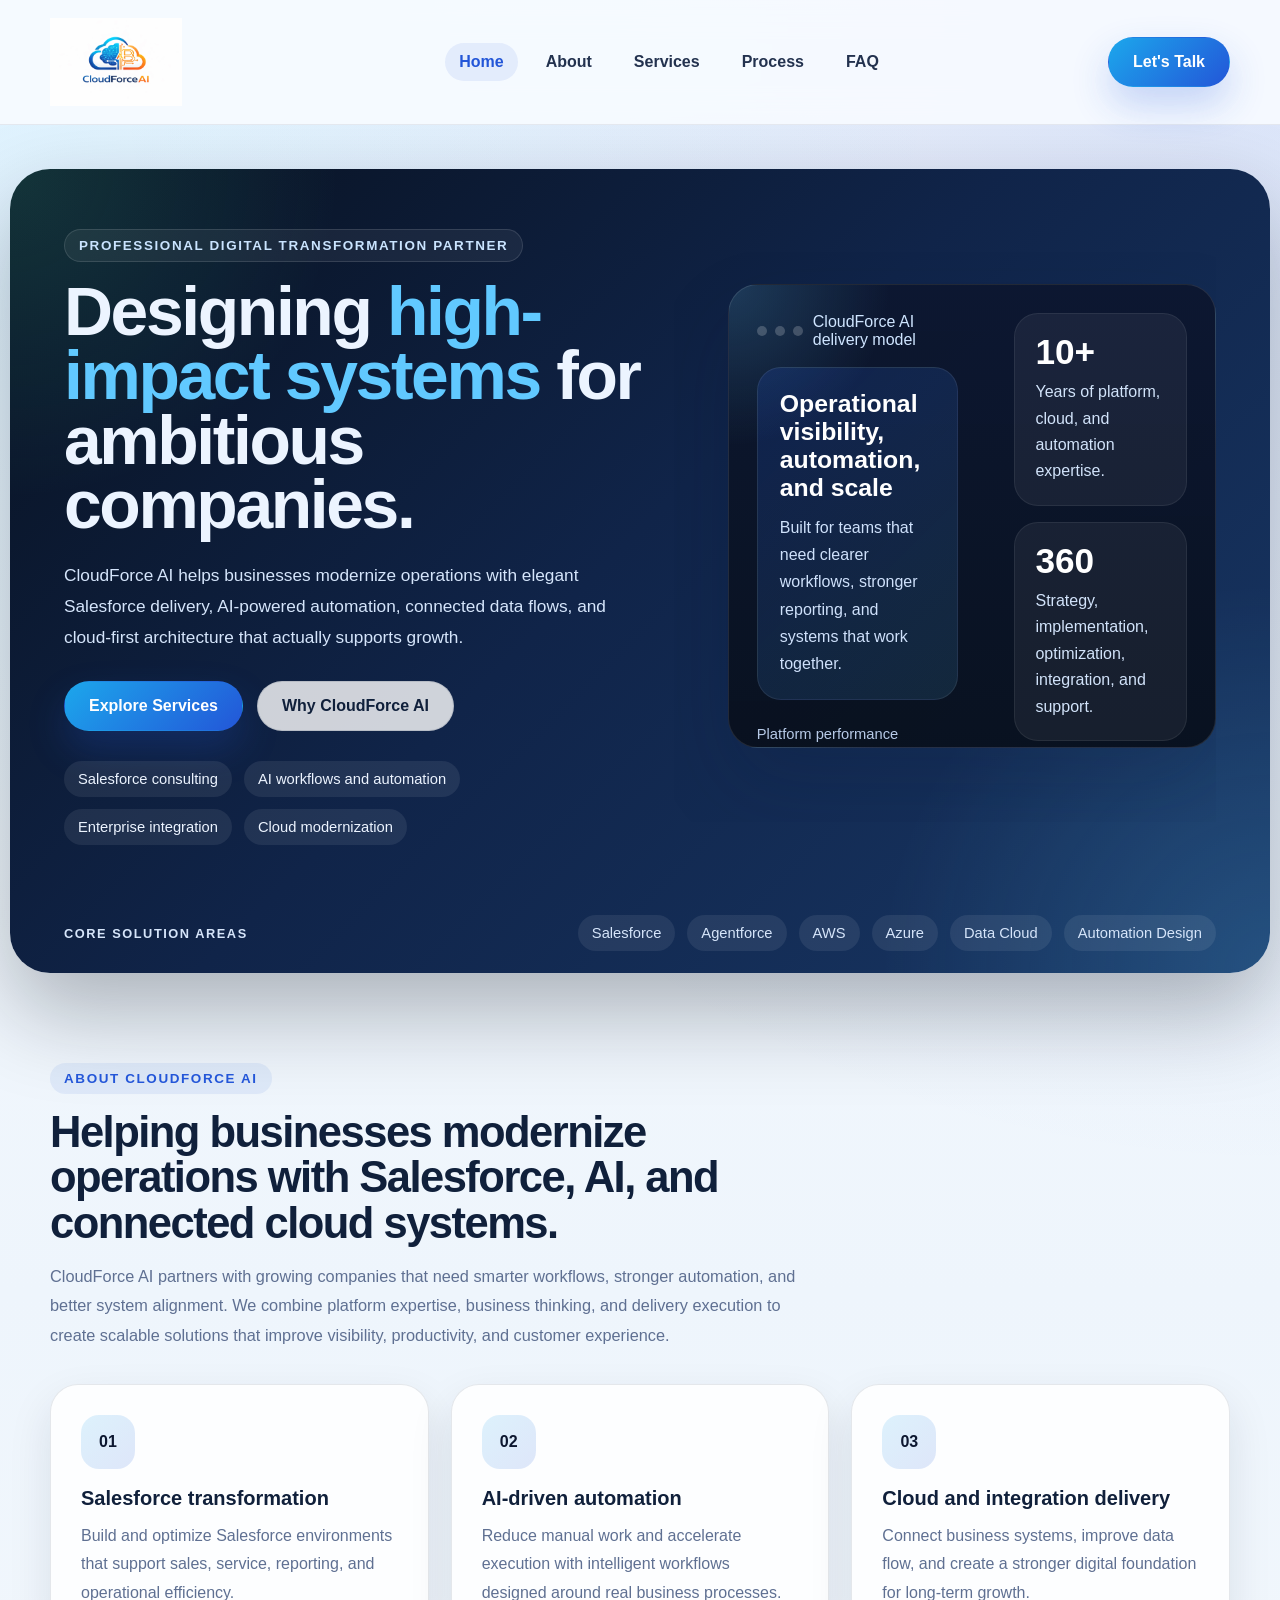
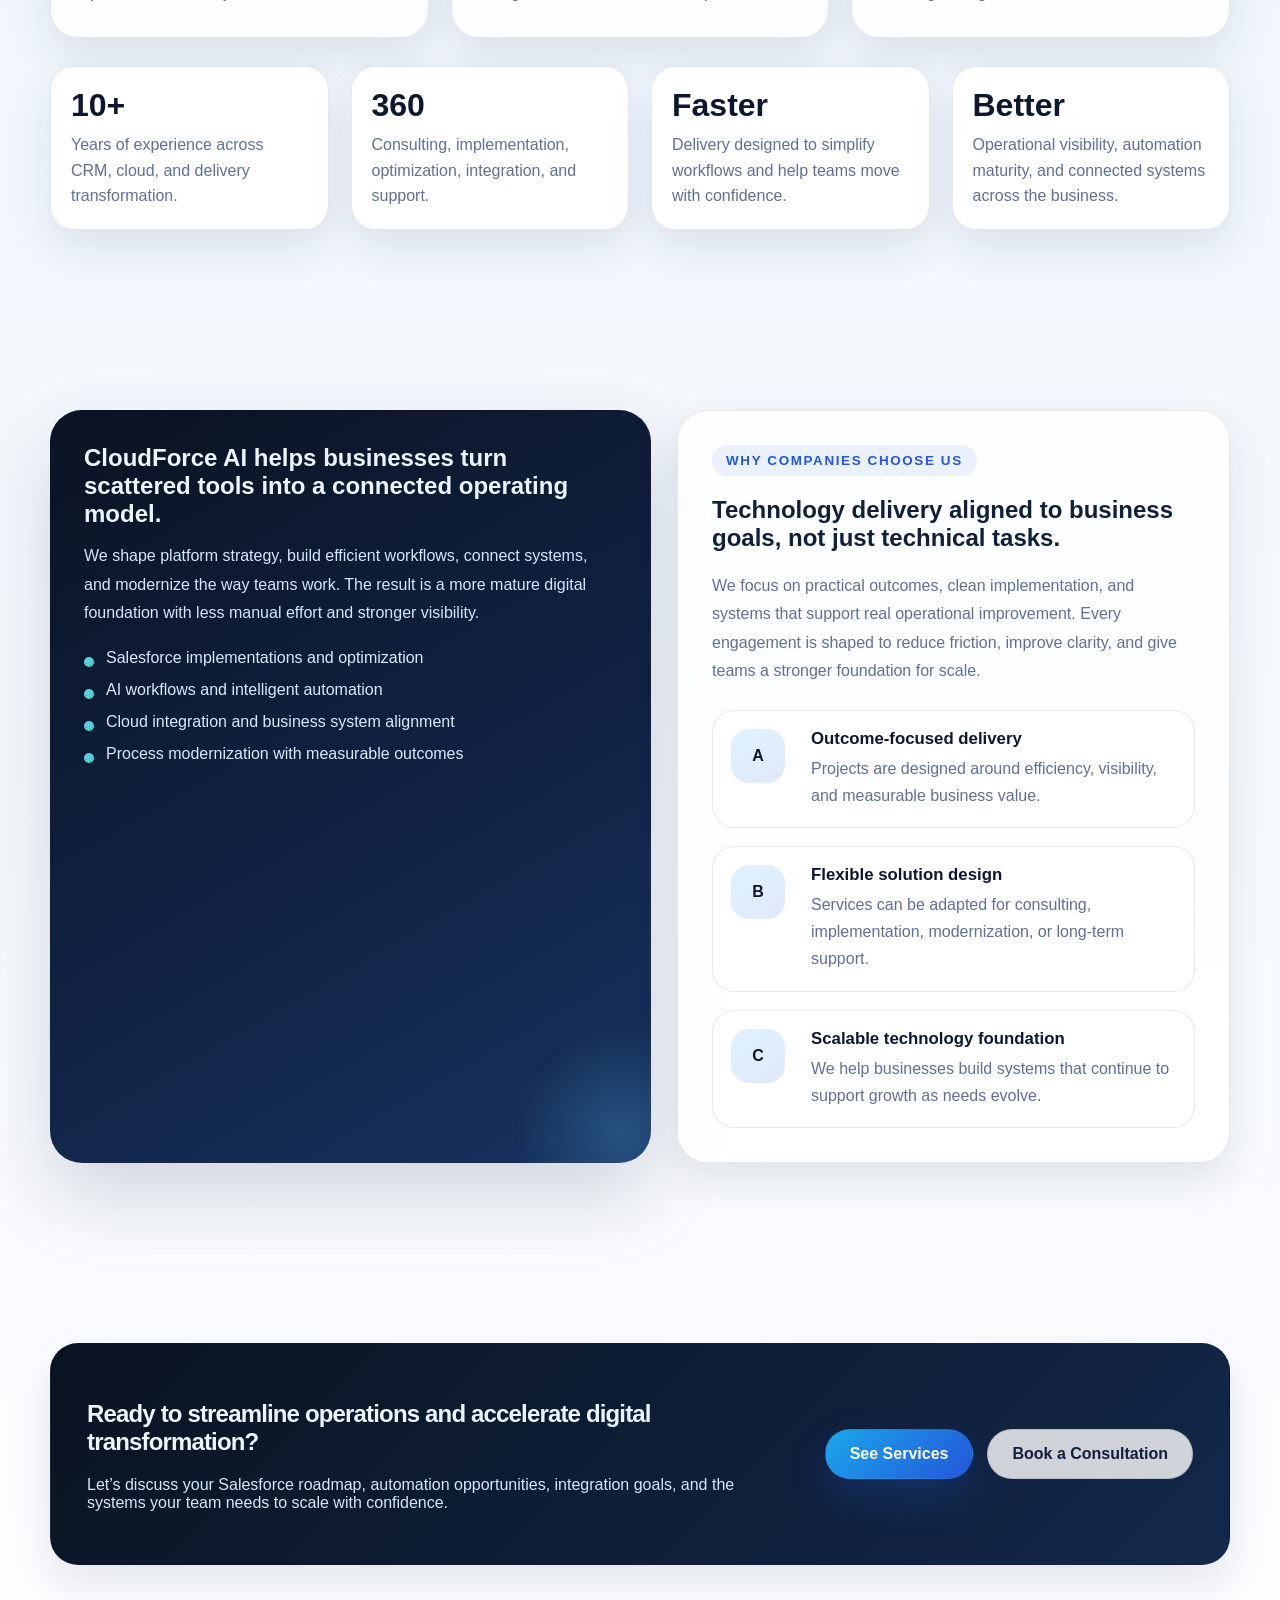
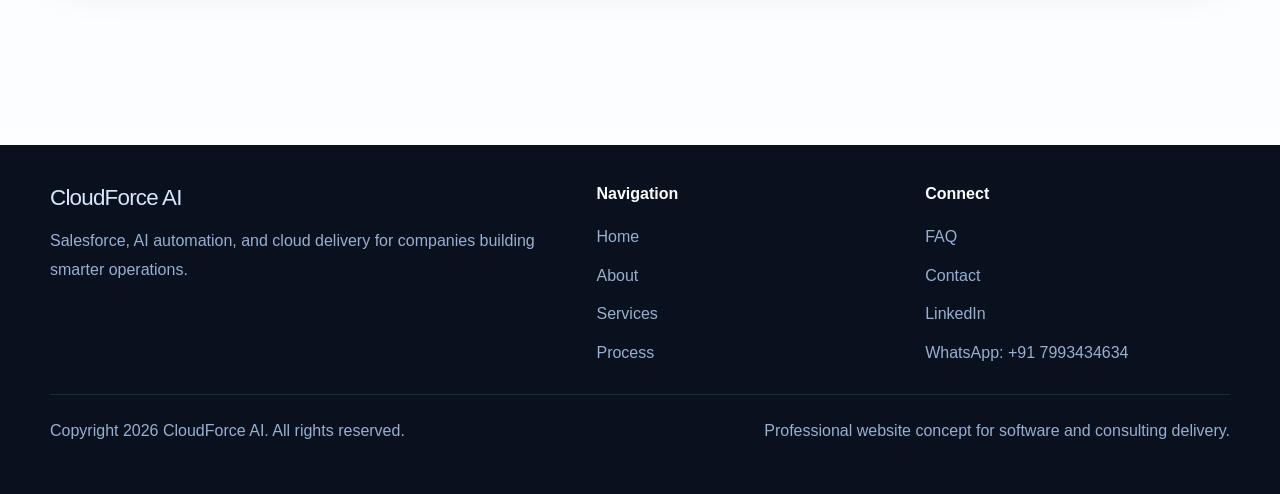
<file: index.html>
<!DOCTYPE html>
<html lang="en">
<head>
<meta charset="utf-8">
<meta name="viewport" content="width=device-width, initial-scale=1">
<title>CloudForce AI | Salesforce, AI Automation and Cloud Solutions</title>
<meta name="description" content="CloudForce AI helps businesses grow with Salesforce consulting, AI automation, cloud solutions, integrations, and digital transformation services.">
<meta name="robots" content="index, follow">
<link rel="canonical" href="https://cloudforceai.in/">
<link rel="icon" type="image/png" href="https://cloudforceai.in/images/logo.png">
<meta property="og:type" content="website">
<meta property="og:title" content="CloudForce AI | Salesforce, AI Automation and Cloud Solutions">
<meta property="og:description" content="CloudForce AI helps businesses grow with Salesforce consulting, AI automation, cloud solutions, integrations, and digital transformation services.">
<meta property="og:url" content="https://cloudforceai.in/">
<meta property="og:site_name" content="CloudForce AI">
<meta property="og:image" content="https://cloudforceai.in/images/logo.png">
<meta name="twitter:card" content="summary_large_image">
<meta name="twitter:title" content="CloudForce AI | Salesforce, AI Automation and Cloud Solutions">
<meta name="twitter:description" content="CloudForce AI helps businesses grow with Salesforce consulting, AI automation, cloud solutions, integrations, and digital transformation services.">
<meta name="twitter:image" content="https://cloudforceai.in/images/logo.png">
<link rel="stylesheet" href="site.css">
<script type="application/ld+json">
{
  "@context": "https://schema.org",
  "@type": "Organization",
  "name": "CloudForce AI",
  "url": "https://cloudforceai.in/",
  "logo": "https://cloudforceai.in/images/logo.png",
  "email": "Hr@cloudforceai.in",
  "telephone": "+91 7993434634",
  "address": {
    "@type": "PostalAddress",
    "streetAddress": "Door number: 8-292/CA/G-1, COMFORT AVENUE, RD NO 8 BANDARI LAYOUT, NIZAMPET",
    "addressLocality": "Hyderabad",
    "addressRegion": "Telangana",
    "postalCode": "500090",
    "addressCountry": "IN"
  },
  "sameAs": [
    "https://www.linkedin.com/company/cloudforceai-solutions-private-limited/about/?viewAsMember=true"
  ]
}
</script>
</head>
<body>
  <header class="site-header">
    <div class="container nav-shell">
      <a class="brand-lockup" href="index.html">
        <img src="./images/logo.png" alt="CloudForce AI logo">
      </a>
      <button class="nav-toggle" type="button" aria-expanded="false" aria-controls="primary-nav">☰</button>

      <nav class="nav-menu" id="primary-nav" aria-label="Primary">
        <a href="index.html" aria-current="page">Home</a>
        <a href="about.html">About</a>
        <a href="services.html">Services</a>
        <a href="process.html">Process</a>
        <a href="faq.html">FAQ</a>
      </nav>

      <a href="faq.html#contact" class="btn btn-primary nav-cta">Let's Talk</a>
    </div>
  </header>

  <section class="hero-shell">
    <div class="hero-grid">
      <div class="hero-copy reveal">
        <div class="eyebrow">Professional digital transformation partner</div>
        <h1>Designing <span>high-impact systems</span> for ambitious companies.</h1>
        <p>
          CloudForce AI helps businesses modernize operations with elegant Salesforce delivery, AI-powered automation,
          connected data flows, and cloud-first architecture that actually supports growth.
        </p>

        <div class="hero-actions">
          <a href="services.html" class="btn btn-primary">Explore Services</a>
          <a href="about.html" class="btn btn-secondary">Why CloudForce AI</a>
        </div>

        <div class="hero-trust">
          <span>Salesforce consulting</span>
          <span>AI workflows and automation</span>
          <span>Enterprise integration</span>
          <span>Cloud modernization</span>
        </div>
      </div>

      <div class="hero-visual reveal">
        <div class="visual-frame visual-main">
          <div class="visual-grid">
            <div class="visual-panel-left">
              <div class="mini-topbar">
                <div class="mini-dots"><span></span><span></span><span></span></div>
                <div>CloudForce AI delivery model</div>
              </div>

              <div class="signal-card">
                <h3>Operational visibility, automation, and scale</h3>
                <p>Built for teams that need clearer workflows, stronger reporting, and systems that work together.</p>
              </div>

              <div class="bars">
                <div class="bar-row">
                  <span>Platform performance</span>
                  <div class="bar-track"><i class="w-88"></i></div>
                </div>
                <div class="bar-row">
                  <span>Workflow automation</span>
                  <div class="bar-track"><i class="w-78"></i></div>
                </div>
                <div class="bar-row">
                  <span>Cross-system integration</span>
                  <div class="bar-track"><i class="w-66"></i></div>
                </div>
              </div>
            </div>

            <div class="visual-panel-right">
              <div class="metric-stack">
                <div class="metric-card">
                  <strong>10+</strong>
                  <span>Years of platform, cloud, and automation expertise.</span>
                </div>
                <div class="metric-card">
                  <strong>360</strong>
                  <span>Strategy, implementation, optimization, integration, and support.</span>
                </div>
                <div class="metric-card">
                  <strong>Fast</strong>
                  <span>Focused on practical execution and business-ready outcomes.</span>
                </div>
              </div>
            </div>
          </div>
        </div>

      </div>
    </div>

    <div class="trust-strip reveal">
      <p>Core solution areas</p>
      <div class="trust-logos">
        <span>Salesforce</span>
        <span>Agentforce</span>
        <span>AWS</span>
        <span>Azure</span>
        <span>Data Cloud</span>
        <span>Automation Design</span>
      </div>
    </div>
  </section>

  <main>
    <section>
      <div class="container">
        <div class="section-intro reveal">
          <div class="section-label">About CloudForce AI</div>
          <h2>Helping businesses modernize operations with Salesforce, AI, and connected cloud systems.</h2>
          <p>
            CloudForce AI partners with growing companies that need smarter workflows, stronger automation, and better
            system alignment. We combine platform expertise, business thinking, and delivery execution to create
            scalable solutions that improve visibility, productivity, and customer experience.
          </p>
        </div>

        <div class="grid-3">
          <article class="card reveal">
            <div class="icon-badge">01</div>
            <h3>Salesforce transformation</h3>
            <p>Build and optimize Salesforce environments that support sales, service, reporting, and operational efficiency.</p>
          </article>
          <article class="card reveal">
            <div class="icon-badge">02</div>
            <h3>AI-driven automation</h3>
            <p>Reduce manual work and accelerate execution with intelligent workflows designed around real business processes.</p>
          </article>
          <article class="card reveal">
            <div class="icon-badge">03</div>
            <h3>Cloud and integration delivery</h3>
            <p>Connect business systems, improve data flow, and create a stronger digital foundation for long-term growth.</p>
          </article>
        </div>

        <div class="stats-band grid-4">
          <div class="stat-pill reveal">
            <strong>10+</strong>
            <span>Years of experience across CRM, cloud, and delivery transformation.</span>
          </div>
          <div class="stat-pill reveal">
            <strong>360</strong>
            <span>Consulting, implementation, optimization, integration, and support.</span>
          </div>
          <div class="stat-pill reveal">
            <strong>Faster</strong>
            <span>Delivery designed to simplify workflows and help teams move with confidence.</span>
          </div>
          <div class="stat-pill reveal">
            <strong>Better</strong>
            <span>Operational visibility, automation maturity, and connected systems across the business.</span>
          </div>
        </div>
      </div>
    </section>

    <section>
      <div class="container split-layout">
        <div class="feature-panel reveal">
          <h3>CloudForce AI helps businesses turn scattered tools into a connected operating model.</h3>
          <p>
            We shape platform strategy, build efficient workflows, connect systems, and modernize the way teams work.
            The result is a more mature digital foundation with less manual effort and stronger visibility.
          </p>
          <div class="bullet-list">
            <span>Salesforce implementations and optimization</span>
            <span>AI workflows and intelligent automation</span>
            <span>Cloud integration and business system alignment</span>
            <span>Process modernization with measurable outcomes</span>
          </div>
        </div>

        <div class="split-copy reveal">
          <div class="section-label">Why companies choose us</div>
          <h2>Technology delivery aligned to business goals, not just technical tasks.</h2>
          <p>
            We focus on practical outcomes, clean implementation, and systems that support real operational improvement.
            Every engagement is shaped to reduce friction, improve clarity, and give teams a stronger foundation for scale.
          </p>
          <div class="value-list">
            <div class="value-row">
              <div class="icon-badge">A</div>
              <div>
                <strong>Outcome-focused delivery</strong>
                <span>Projects are designed around efficiency, visibility, and measurable business value.</span>
              </div>
            </div>
            <div class="value-row">
              <div class="icon-badge">B</div>
              <div>
                <strong>Flexible solution design</strong>
                <span>Services can be adapted for consulting, implementation, modernization, or long-term support.</span>
              </div>
            </div>
            <div class="value-row">
              <div class="icon-badge">C</div>
              <div>
                <strong>Scalable technology foundation</strong>
                <span>We help businesses build systems that continue to support growth as needs evolve.</span>
              </div>
            </div>
          </div>
        </div>
      </div>
    </section>

    <section>
      <div class="container">
        <div class="cta-panel reveal">
          <div>
            <h2>Ready to streamline operations and accelerate digital transformation?</h2>
            <p>
              Let’s discuss your Salesforce roadmap, automation opportunities, integration goals, and the systems your
              team needs to scale with confidence.
            </p>
          </div>
          <div class="cta-actions">
            <a href="services.html" class="btn btn-primary">See Services</a>
            <a href="faq.html#contact" class="btn btn-secondary">Book a Consultation</a>
          </div>
        </div>
      </div>
    </section>
  </main>

  <footer>
    <div class="container">
      <div class="footer-grid">
        <div class="footer-copy">
          <div class="footer-brand">CloudForce AI</div>
          <p>Salesforce, AI automation, and cloud delivery for companies building smarter operations.</p>
        </div>
        <div class="footer-links">
          <strong>Navigation</strong>
          <a href="index.html">Home</a>
          <a href="about.html">About</a>
          <a href="services.html">Services</a>
          <a href="process.html">Process</a>
        </div>
        <div class="footer-links">
          <strong>Connect</strong>
          <a href="faq.html">FAQ</a>
          <a href="faq.html#contact">Contact</a>
          <a href="https://www.linkedin.com/company/cloudforceai-solutions-private-limited/about/?viewAsMember=true" target="_blank" rel="noopener noreferrer">LinkedIn</a>
          <a href="https://wa.me/917993434634" target="_blank" rel="noopener noreferrer">WhatsApp: +91 7993434634</a>
        </div>
      </div>
      <div class="footer-bottom">
        <div>Copyright 2026 CloudForce AI. All rights reserved.</div>
        <div>Professional website concept for software and consulting delivery.</div>
      </div>
    </div>
  </footer>

  <script src="site.js"></script>
</body>
</html>
</file>
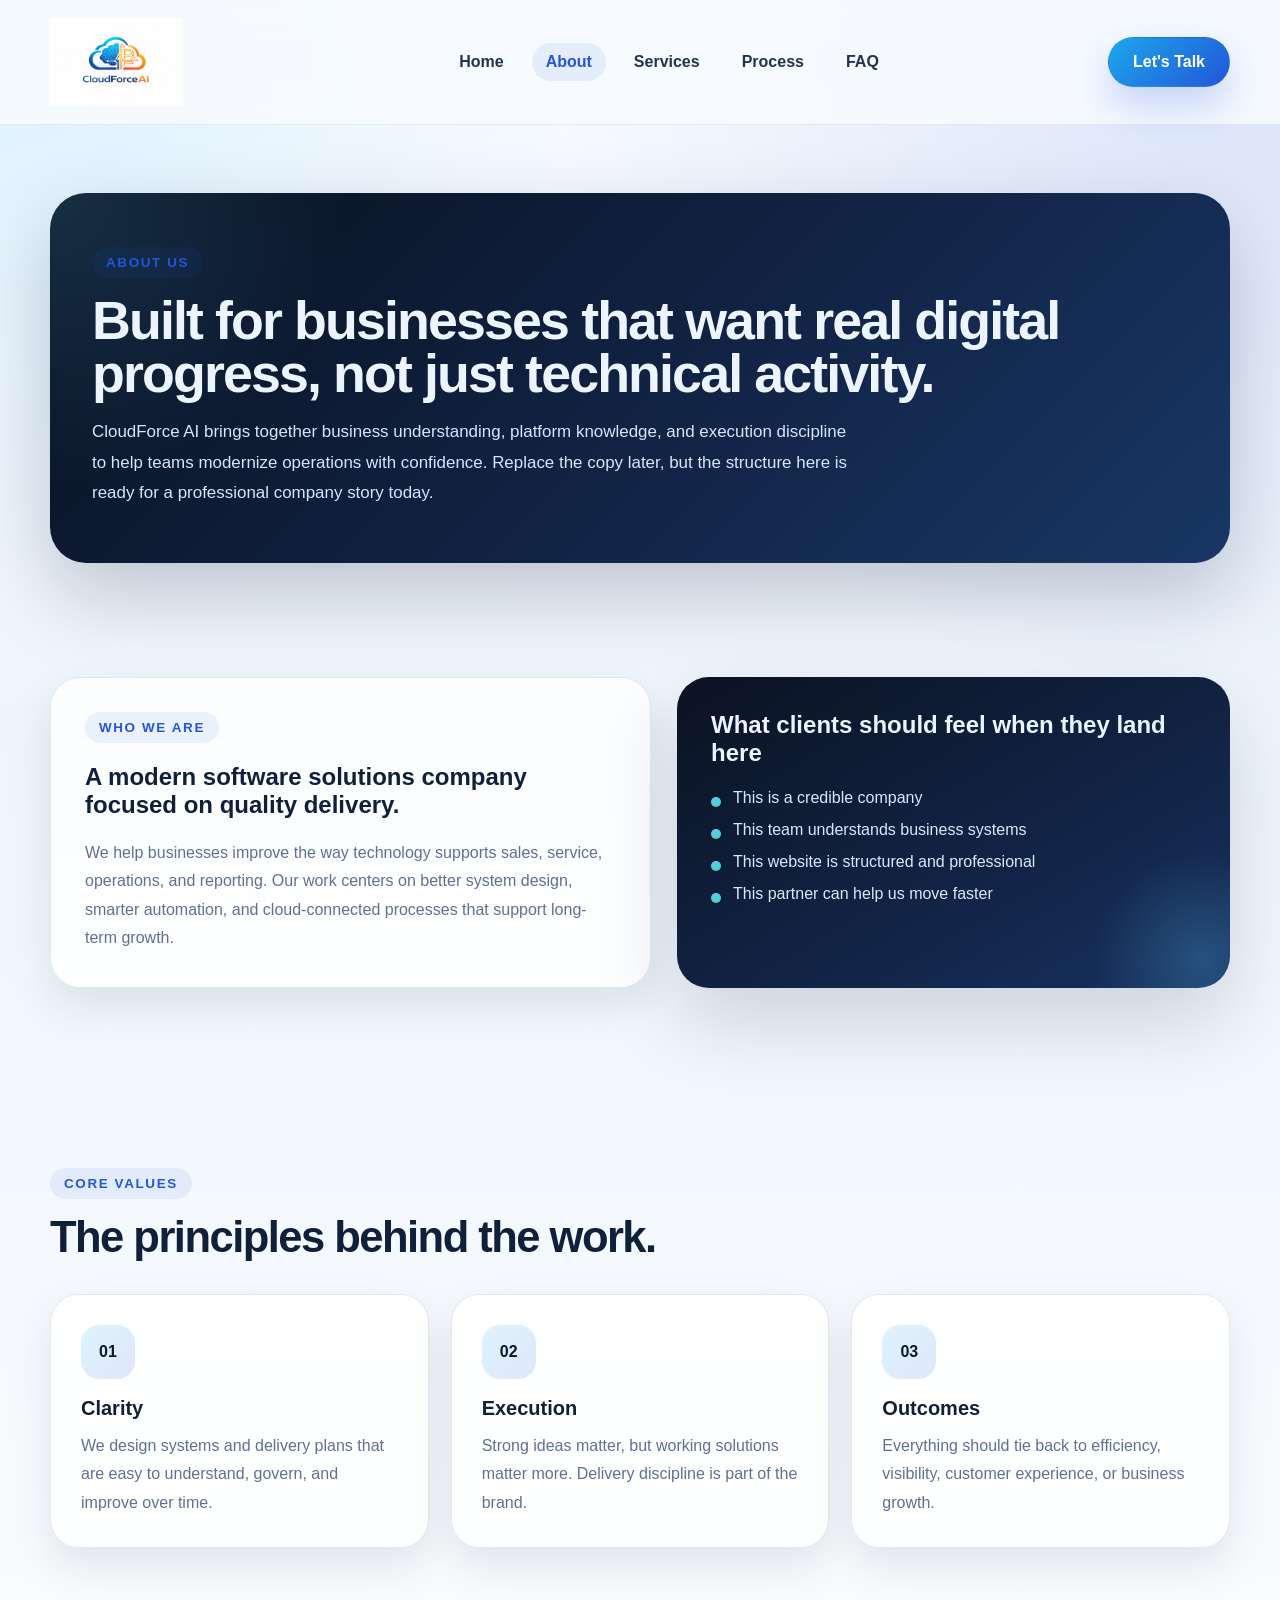
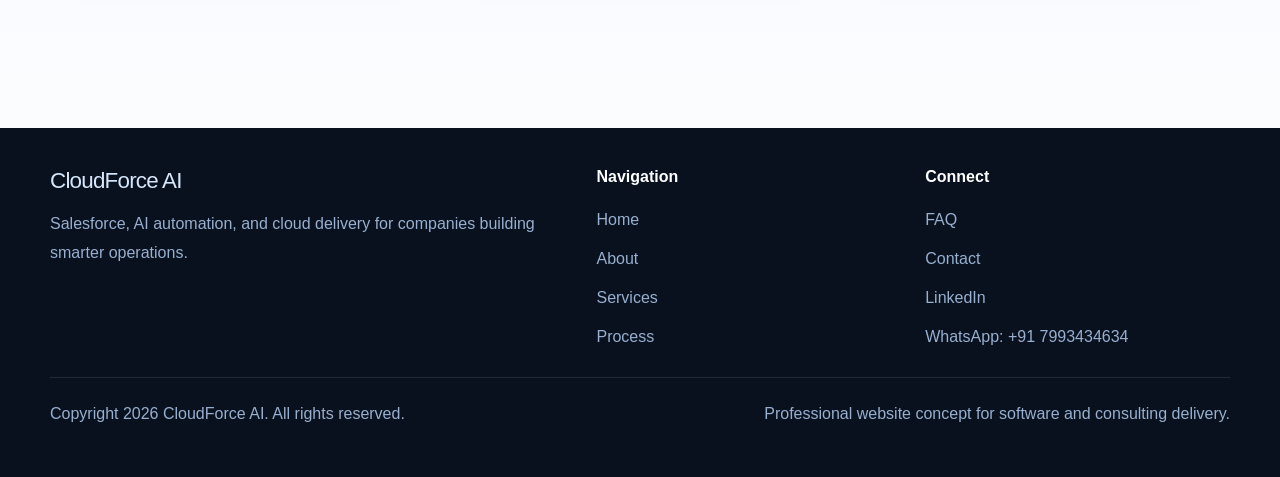
<file: about.html>
<!DOCTYPE html>
<html lang="en">
<head>
<meta charset="utf-8">
<meta name="viewport" content="width=device-width, initial-scale=1">
<title>About CloudForce AI | Salesforce, AI and Cloud Transformation</title>
<meta name="description" content="Learn about CloudForce AI, our delivery philosophy, platform expertise, and business-focused approach to Salesforce, AI, and cloud transformation.">
<meta name="robots" content="index, follow">
<link rel="canonical" href="https://cloudforceai.in/about.html">
<link rel="icon" type="image/png" href="https://cloudforceai.in/images/logo.png">
<meta property="og:type" content="website">
<meta property="og:title" content="About CloudForce AI | Salesforce, AI and Cloud Transformation">
<meta property="og:description" content="Learn about CloudForce AI, our delivery philosophy, platform expertise, and business-focused approach to Salesforce, AI, and cloud transformation.">
<meta property="og:url" content="https://cloudforceai.in/about.html">
<meta property="og:site_name" content="CloudForce AI">
<meta property="og:image" content="https://cloudforceai.in/images/logo.png">
<meta name="twitter:card" content="summary_large_image">
<meta name="twitter:title" content="About CloudForce AI | Salesforce, AI and Cloud Transformation">
<meta name="twitter:description" content="Learn about CloudForce AI, our delivery philosophy, platform expertise, and business-focused approach to Salesforce, AI, and cloud transformation.">
<meta name="twitter:image" content="https://cloudforceai.in/images/logo.png">
<link rel="stylesheet" href="site.css">
</head>
<body>
  <header class="site-header">
    <div class="container nav-shell">
      <a class="brand-lockup" href="index.html">
        <img src="./images/logo.png" alt="CloudForce AI logo">
      </a>
      <button class="nav-toggle" type="button" aria-expanded="false" aria-controls="primary-nav">☰</button>
      <nav class="nav-menu" id="primary-nav" aria-label="Primary">
        <a href="index.html">Home</a>
        <a href="about.html" aria-current="page">About</a>
        <a href="services.html">Services</a>
        <a href="process.html">Process</a>
        <a href="faq.html">FAQ</a>
      </nav>
      <a href="faq.html#contact" class="btn btn-primary nav-cta">Let's Talk</a>
    </div>
  </header>

  <main>
    <section class="page-banner">
      <div class="container page-banner-shell reveal">
        <div class="section-label">About us</div>
        <h1>Built for businesses that want real digital progress, not just technical activity.</h1>
        <p>
          CloudForce AI brings together business understanding, platform knowledge, and execution discipline to help
          teams modernize operations with confidence. Replace the copy later, but the structure here is ready for a
          professional company story today.
        </p>
      </div>
    </section>

    <section>
      <div class="container split-layout">
        <div class="split-copy reveal">
          <div class="section-label">Who we are</div>
          <h2>A modern software solutions company focused on quality delivery.</h2>
          <p>
            We help businesses improve the way technology supports sales, service, operations, and reporting. Our work
            centers on better system design, smarter automation, and cloud-connected processes that support long-term growth.
          </p>
        </div>
        <div class="feature-panel reveal">
          <h3>What clients should feel when they land here</h3>
          <div class="bullet-list">
            <span>This is a credible company</span>
            <span>This team understands business systems</span>
            <span>This website is structured and professional</span>
            <span>This partner can help us move faster</span>
          </div>
        </div>
      </div>
    </section>

    <section>
      <div class="container">
        <div class="section-intro reveal">
          <div class="section-label">Core values</div>
          <h2>The principles behind the work.</h2>
        </div>
        <div class="grid-3">
          <article class="card reveal">
            <div class="icon-badge">01</div>
            <h3>Clarity</h3>
            <p>We design systems and delivery plans that are easy to understand, govern, and improve over time.</p>
          </article>
          <article class="card reveal">
            <div class="icon-badge">02</div>
            <h3>Execution</h3>
            <p>Strong ideas matter, but working solutions matter more. Delivery discipline is part of the brand.</p>
          </article>
          <article class="card reveal">
            <div class="icon-badge">03</div>
            <h3>Outcomes</h3>
            <p>Everything should tie back to efficiency, visibility, customer experience, or business growth.</p>
          </article>
        </div>
      </div>
    </section>
  </main>

  <footer>
    <div class="container">
      <div class="footer-grid">
        <div class="footer-copy">
          <div class="footer-brand">CloudForce AI</div>
          <p>Salesforce, AI automation, and cloud delivery for companies building smarter operations.</p>
        </div>
        <div class="footer-links">
          <strong>Navigation</strong>
          <a href="index.html">Home</a>
          <a href="about.html">About</a>
          <a href="services.html">Services</a>
          <a href="process.html">Process</a>
        </div>
        <div class="footer-links">
          <strong>Connect</strong>
          <a href="faq.html">FAQ</a>
          <a href="faq.html#contact">Contact</a>
          <a href="https://www.linkedin.com/company/cloudforceai-solutions-private-limited/about/?viewAsMember=true" target="_blank" rel="noopener noreferrer">LinkedIn</a>
          <a href="https://wa.me/917993434634" target="_blank" rel="noopener noreferrer">WhatsApp: +91 7993434634</a>
        </div>
      </div>
      <div class="footer-bottom">
        <div>Copyright 2026 CloudForce AI. All rights reserved.</div>
        <div>Professional website concept for software and consulting delivery.</div>
      </div>
    </div>
  </footer>

  <script src="site.js"></script>
</body>
</html>
</file>
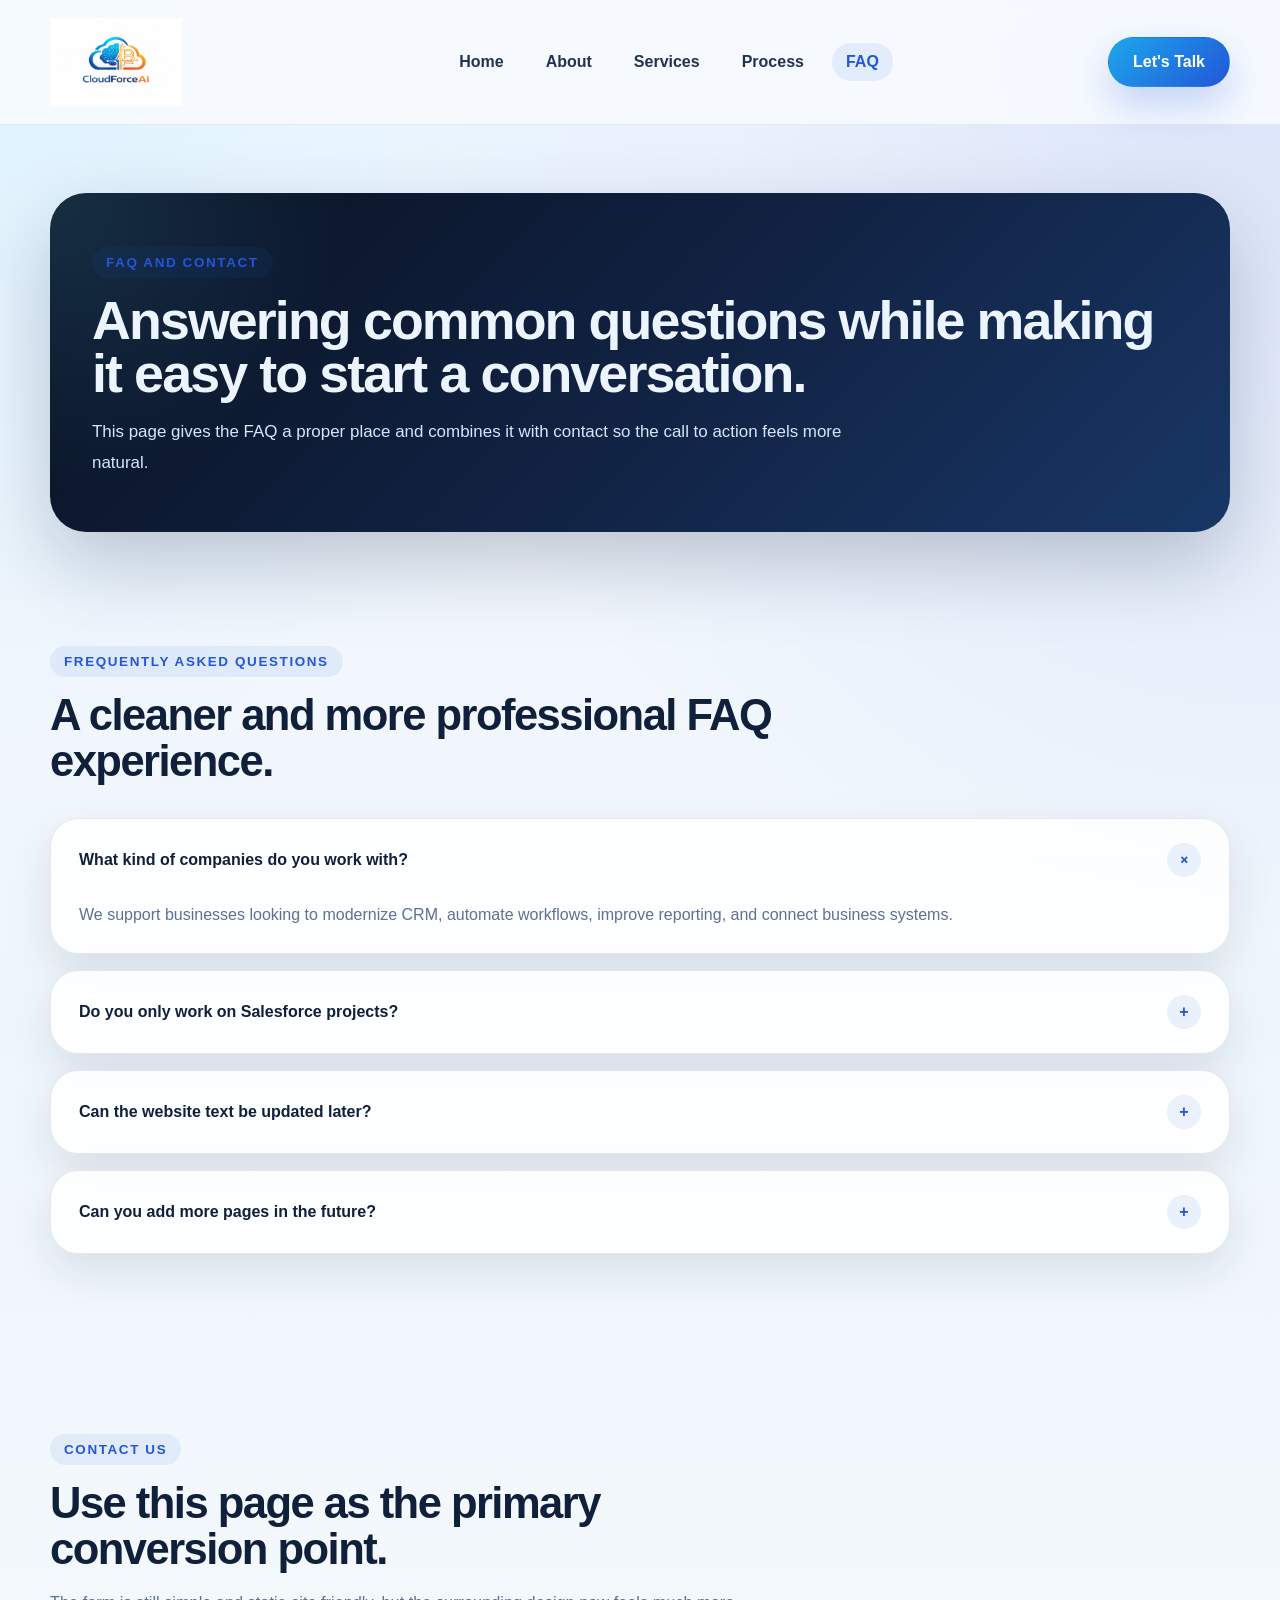
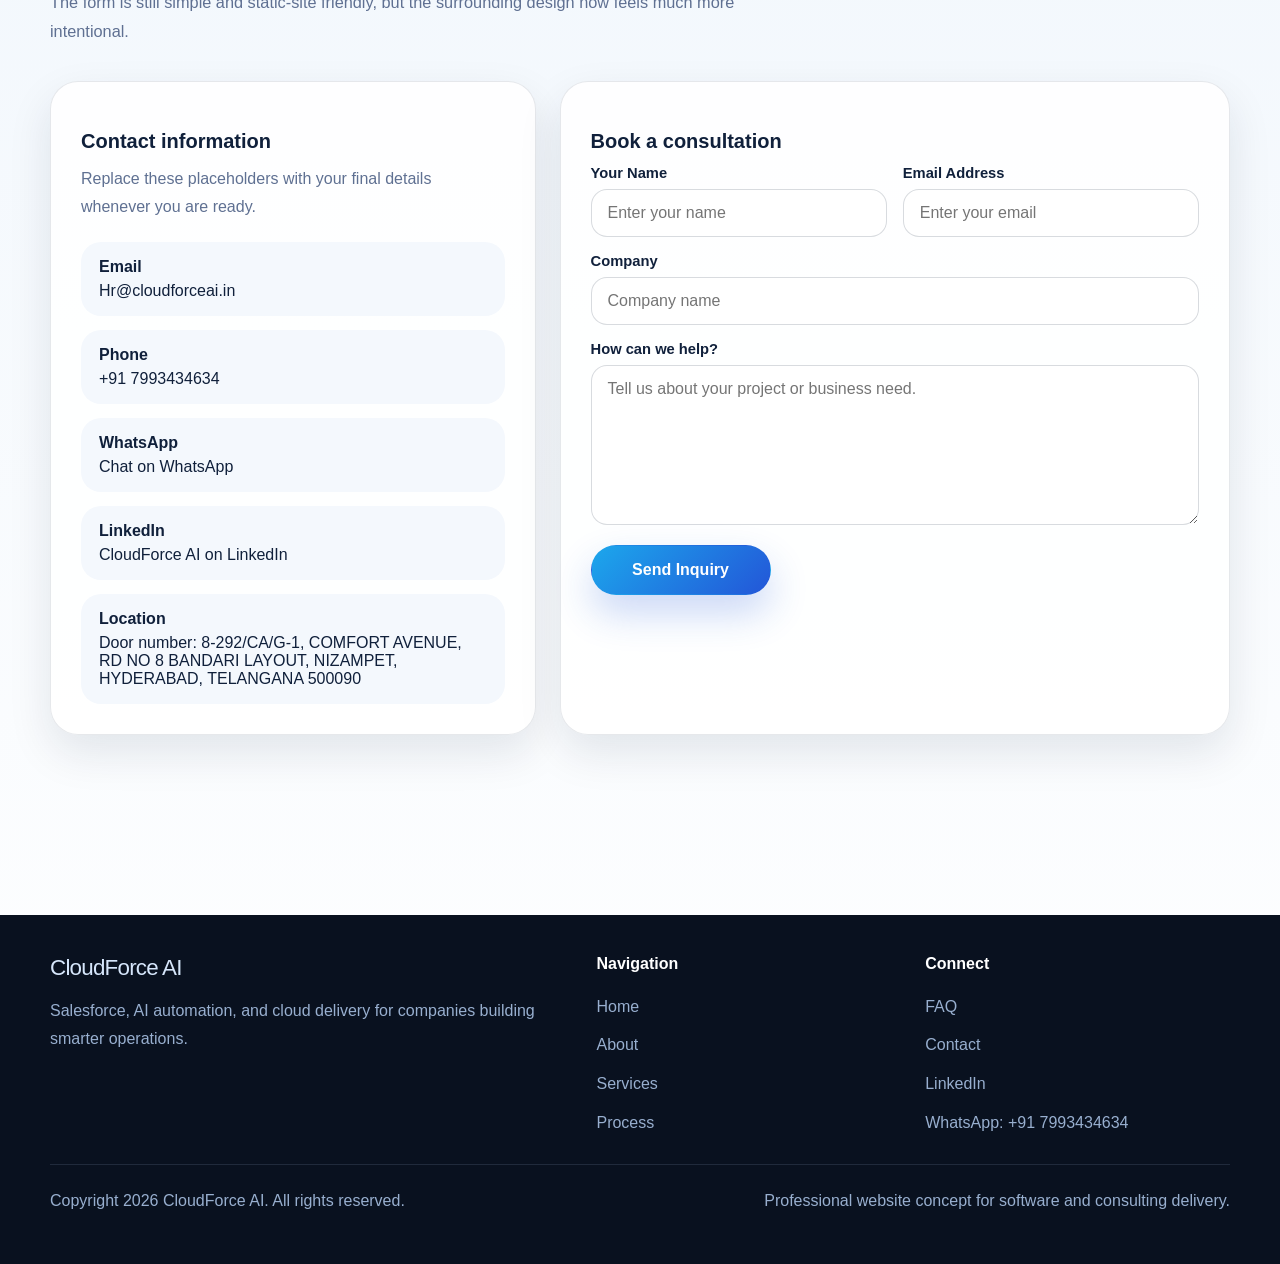
<file: faq.html>
<!DOCTYPE html>
<html lang="en">
<head>
<meta charset="utf-8">
<meta name="viewport" content="width=device-width, initial-scale=1">
<title>Contact and FAQ | CloudForce AI</title>
<meta name="description" content="Contact CloudForce AI for Salesforce, AI automation, cloud solutions, and integration projects. Find FAQs, phone, email, WhatsApp, and LinkedIn details.">
<meta name="robots" content="index, follow">
<link rel="canonical" href="https://cloudforceai.in/faq.html">
<link rel="icon" type="image/png" href="https://cloudforceai.in/images/logo.png">
<meta property="og:type" content="website">
<meta property="og:title" content="Contact and FAQ | CloudForce AI">
<meta property="og:description" content="Contact CloudForce AI for Salesforce, AI automation, cloud solutions, and integration projects. Find FAQs, phone, email, WhatsApp, and LinkedIn details.">
<meta property="og:url" content="https://cloudforceai.in/faq.html">
<meta property="og:site_name" content="CloudForce AI">
<meta property="og:image" content="https://cloudforceai.in/images/logo.png">
<meta name="twitter:card" content="summary_large_image">
<meta name="twitter:title" content="Contact and FAQ | CloudForce AI">
<meta name="twitter:description" content="Contact CloudForce AI for Salesforce, AI automation, cloud solutions, and integration projects. Find FAQs, phone, email, WhatsApp, and LinkedIn details.">
<meta name="twitter:image" content="https://cloudforceai.in/images/logo.png">
<link rel="stylesheet" href="site.css">
</head>
<body>
  <header class="site-header">
    <div class="container nav-shell">
      <a class="brand-lockup" href="index.html">
        <img src="./images/logo.png" alt="CloudForce AI logo">
      </a>
      <button class="nav-toggle" type="button" aria-expanded="false" aria-controls="primary-nav">☰</button>
      <nav class="nav-menu" id="primary-nav" aria-label="Primary">
        <a href="index.html">Home</a>
        <a href="about.html">About</a>
        <a href="services.html">Services</a>
        <a href="process.html">Process</a>
        <a href="faq.html" aria-current="page">FAQ</a>
      </nav>
      <a href="#contact" class="btn btn-primary nav-cta">Let's Talk</a>
    </div>
  </header>

  <main>
    <section class="page-banner">
      <div class="container page-banner-shell reveal">
        <div class="section-label">FAQ and Contact</div>
        <h1>Answering common questions while making it easy to start a conversation.</h1>
        <p>
          This page gives the FAQ a proper place and combines it with contact so the call to action feels more natural.
        </p>
      </div>
    </section>

    <section>
      <div class="container">
        <div class="section-intro reveal">
          <div class="section-label">Frequently asked questions</div>
          <h2>A cleaner and more professional FAQ experience.</h2>
        </div>
        <div class="faq-list">
          <article class="faq-item reveal is-open">
            <button class="faq-question" type="button" aria-expanded="true">
              <span>What kind of companies do you work with?</span>
              <span>+</span>
            </button>
            <div class="faq-answer">
              <div class="faq-answer-inner">
                <p>We support businesses looking to modernize CRM, automate workflows, improve reporting, and connect business systems.</p>
              </div>
            </div>
          </article>

          <article class="faq-item reveal">
            <button class="faq-question" type="button" aria-expanded="false">
              <span>Do you only work on Salesforce projects?</span>
              <span>+</span>
            </button>
            <div class="faq-answer">
              <div class="faq-answer-inner">
                <p>No. Salesforce is a major focus, but we also work on AI automation, cloud solutions, system integration, and digital transformation.</p>
              </div>
            </div>
          </article>

          <article class="faq-item reveal">
            <button class="faq-question" type="button" aria-expanded="false">
              <span>Can the website text be updated later?</span>
              <span>+</span>
            </button>
            <div class="faq-answer">
              <div class="faq-answer-inner">
                <p>Yes. This version is intentionally built so your company details, messaging, and service descriptions can be updated easily later.</p>
              </div>
            </div>
          </article>

          <article class="faq-item reveal">
            <button class="faq-question" type="button" aria-expanded="false">
              <span>Can you add more pages in the future?</span>
              <span>+</span>
            </button>
            <div class="faq-answer">
              <div class="faq-answer-inner">
                <p>Absolutely. This structure is ready for future case studies, career pages, blog pages, industries, and a stronger contact experience.</p>
              </div>
            </div>
          </article>
        </div>
      </div>
    </section>

    <section id="contact">
      <div class="container">
        <div class="section-intro reveal">
          <div class="section-label">Contact us</div>
          <h2>Use this page as the primary conversion point.</h2>
          <p>
            The form is still simple and static-site friendly, but the surrounding design now feels much more intentional.
          </p>
        </div>

        <div class="contact-grid">
          <div class="contact-card reveal">
            <h3>Contact information</h3>
            <p>Replace these placeholders with your final details whenever you are ready.</p>
            <div class="contact-list">
              <div class="contact-row">
                <strong>Email</strong>
                <span>Hr@cloudforceai.in</span>
              </div>
              <div class="contact-row">
                <strong>Phone</strong>
                <span>+91 7993434634</span>
              </div>
              <div class="contact-row">
                <strong>WhatsApp</strong>
                <span><a href="https://wa.me/917993434634" target="_blank" rel="noopener noreferrer">Chat on WhatsApp</a></span>
              </div>
              <div class="contact-row">
                <strong>LinkedIn</strong>
                <span><a href="https://www.linkedin.com/company/cloudforceai-solutions-private-limited/about/?viewAsMember=true" target="_blank" rel="noopener noreferrer">CloudForce AI on LinkedIn</a></span>
              </div>
              <div class="contact-row">
                <strong>Location</strong>
                <span>Door number: 8-292/CA/G-1, COMFORT AVENUE, RD NO 8 BANDARI LAYOUT, NIZAMPET, HYDERABAD, TELANGANA 500090</span>
              </div>
            </div>
          </div>

          <div class="contact-card reveal">
            <h3>Book a consultation</h3>
            <form action="https://formspree.io/f/xjgjvgjy" method="POST">
              <div class="field-grid">
                <div>
                  <label for="name">Your Name</label>
                  <input id="name" type="text" name="name" placeholder="Enter your name" required>
                </div>
                <div>
                  <label for="email">Email Address</label>
                  <input id="email" type="email" name="email" placeholder="Enter your email" required>
                </div>
              </div>
              <div>
                <label for="company">Company</label>
                <input id="company" type="text" name="company" placeholder="Company name">
              </div>
              <div>
                <label for="message">How can we help?</label>
                <textarea id="message" name="message" placeholder="Tell us about your project or business need." required></textarea>
              </div>
              <button class="btn btn-primary submit-btn" type="submit">Send Inquiry</button>
            </form>
          </div>
        </div>
      </div>
    </section>
  </main>

  <footer>
    <div class="container">
      <div class="footer-grid">
        <div class="footer-copy">
          <div class="footer-brand">CloudForce AI</div>
          <p>Salesforce, AI automation, and cloud delivery for companies building smarter operations.</p>
        </div>
        <div class="footer-links">
          <strong>Navigation</strong>
          <a href="index.html">Home</a>
          <a href="about.html">About</a>
          <a href="services.html">Services</a>
          <a href="process.html">Process</a>
        </div>
        <div class="footer-links">
          <strong>Connect</strong>
          <a href="faq.html">FAQ</a>
          <a href="#contact">Contact</a>
          <a href="https://www.linkedin.com/company/cloudforceai-solutions-private-limited/about/?viewAsMember=true" target="_blank" rel="noopener noreferrer">LinkedIn</a>
          <a href="https://wa.me/917993434634" target="_blank" rel="noopener noreferrer">WhatsApp: +91 7993434634</a>
        </div>
      </div>
      <div class="footer-bottom">
        <div>Copyright 2026 CloudForce AI. All rights reserved.</div>
        <div>Professional website concept for software and consulting delivery.</div>
      </div>
    </div>
  </footer>

  <script src="site.js"></script>
</body>
</html>
</file>
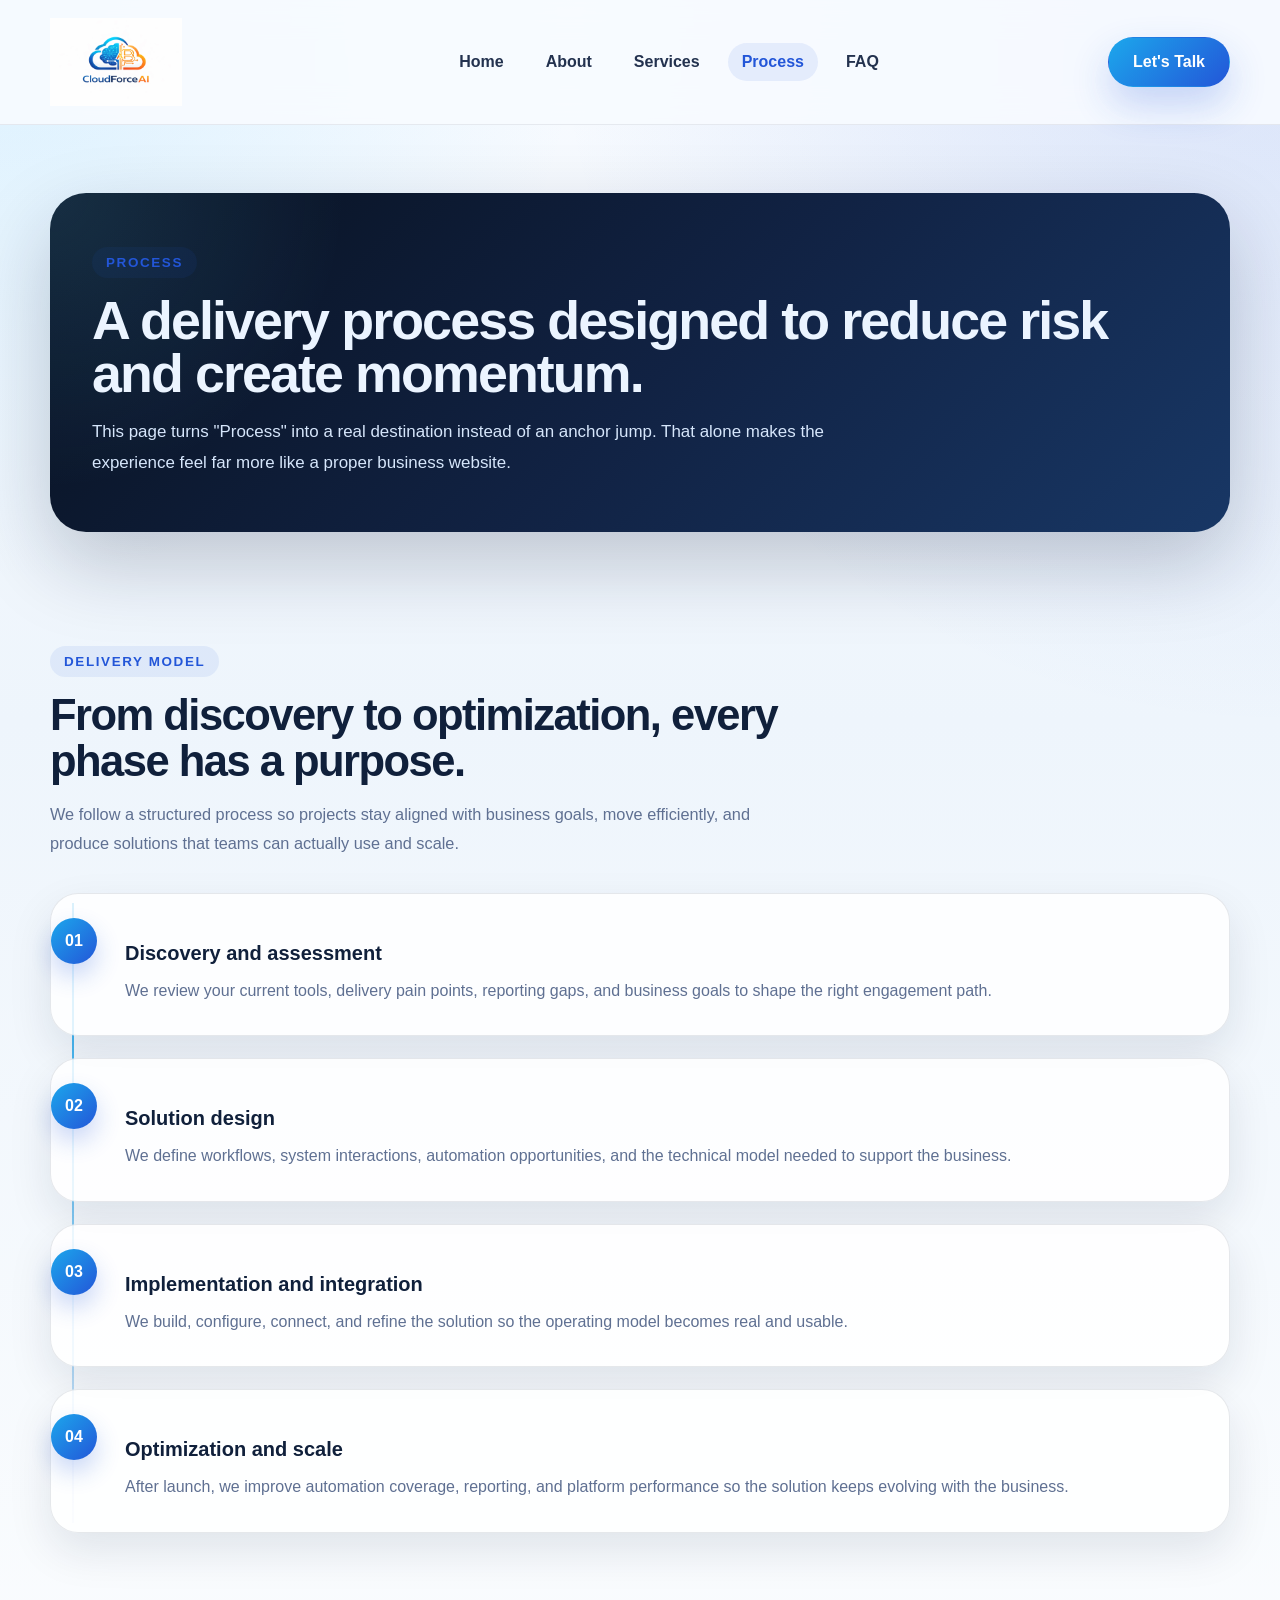
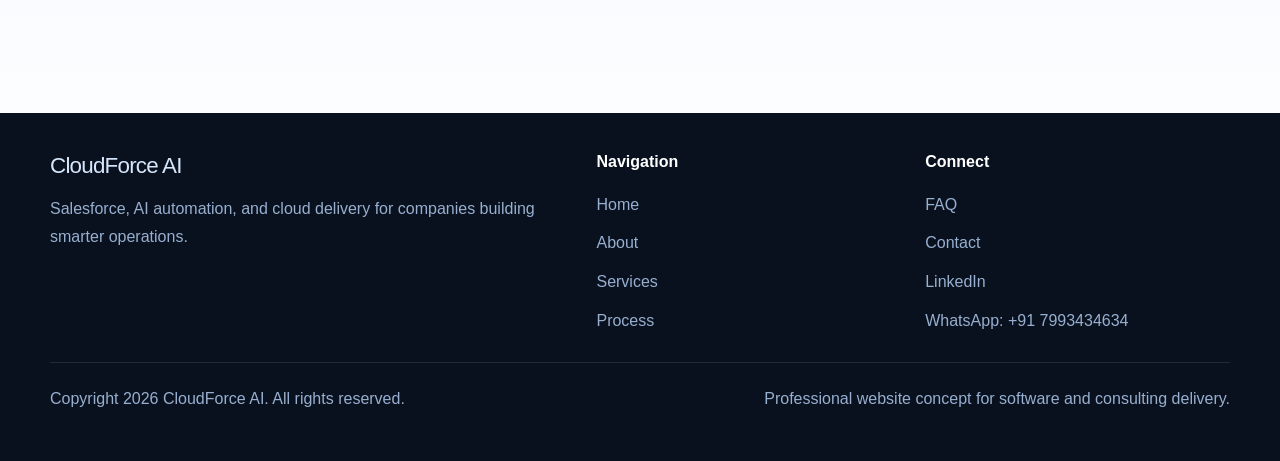
<file: process.html>
<!DOCTYPE html>
<html lang="en">
<head>
<meta charset="utf-8">
<meta name="viewport" content="width=device-width, initial-scale=1">
<title>Process | CloudForce AI Delivery Approach</title>
<meta name="description" content="See how CloudForce AI approaches discovery, solution design, implementation, optimization, and long-term delivery for Salesforce, AI, and cloud projects.">
<meta name="robots" content="index, follow">
<link rel="canonical" href="https://cloudforceai.in/process.html">
<link rel="icon" type="image/png" href="https://cloudforceai.in/images/logo.png">
<meta property="og:type" content="website">
<meta property="og:title" content="Process | CloudForce AI Delivery Approach">
<meta property="og:description" content="See how CloudForce AI approaches discovery, solution design, implementation, optimization, and long-term delivery for Salesforce, AI, and cloud projects.">
<meta property="og:url" content="https://cloudforceai.in/process.html">
<meta property="og:site_name" content="CloudForce AI">
<meta property="og:image" content="https://cloudforceai.in/images/logo.png">
<meta name="twitter:card" content="summary_large_image">
<meta name="twitter:title" content="Process | CloudForce AI Delivery Approach">
<meta name="twitter:description" content="See how CloudForce AI approaches discovery, solution design, implementation, optimization, and long-term delivery for Salesforce, AI, and cloud projects.">
<meta name="twitter:image" content="https://cloudforceai.in/images/logo.png">
<link rel="stylesheet" href="site.css">
</head>
<body>
  <header class="site-header">
    <div class="container nav-shell">
      <a class="brand-lockup" href="index.html">
        <img src="./images/logo.png" alt="CloudForce AI logo">
      </a>
      <button class="nav-toggle" type="button" aria-expanded="false" aria-controls="primary-nav">☰</button>
      <nav class="nav-menu" id="primary-nav" aria-label="Primary">
        <a href="index.html">Home</a>
        <a href="about.html">About</a>
        <a href="services.html">Services</a>
        <a href="process.html" aria-current="page">Process</a>
        <a href="faq.html">FAQ</a>
      </nav>
      <a href="faq.html#contact" class="btn btn-primary nav-cta">Let's Talk</a>
    </div>
  </header>

  <main>
    <section class="page-banner">
      <div class="container page-banner-shell reveal">
        <div class="section-label">Process</div>
        <h1>A delivery process designed to reduce risk and create momentum.</h1>
        <p>
          This page turns "Process" into a real destination instead of an anchor jump. That alone makes the experience
          feel far more like a proper business website.
        </p>
      </div>
    </section>

    <section>
      <div class="container">
        <div class="section-intro reveal">
          <div class="section-label">Delivery model</div>
          <h2>From discovery to optimization, every phase has a purpose.</h2>
          <p>
            We follow a structured process so projects stay aligned with business goals, move efficiently, and produce
            solutions that teams can actually use and scale.
          </p>
        </div>
        <div class="timeline">
          <article class="timeline-card reveal" data-step="01">
            <h3>Discovery and assessment</h3>
            <p>We review your current tools, delivery pain points, reporting gaps, and business goals to shape the right engagement path.</p>
          </article>
          <article class="timeline-card reveal" data-step="02">
            <h3>Solution design</h3>
            <p>We define workflows, system interactions, automation opportunities, and the technical model needed to support the business.</p>
          </article>
          <article class="timeline-card reveal" data-step="03">
            <h3>Implementation and integration</h3>
            <p>We build, configure, connect, and refine the solution so the operating model becomes real and usable.</p>
          </article>
          <article class="timeline-card reveal" data-step="04">
            <h3>Optimization and scale</h3>
            <p>After launch, we improve automation coverage, reporting, and platform performance so the solution keeps evolving with the business.</p>
          </article>
        </div>
      </div>
    </section>
  </main>

  <footer>
    <div class="container">
      <div class="footer-grid">
        <div class="footer-copy">
          <div class="footer-brand">CloudForce AI</div>
          <p>Salesforce, AI automation, and cloud delivery for companies building smarter operations.</p>
        </div>
        <div class="footer-links">
          <strong>Navigation</strong>
          <a href="index.html">Home</a>
          <a href="about.html">About</a>
          <a href="services.html">Services</a>
          <a href="process.html">Process</a>
        </div>
        <div class="footer-links">
          <strong>Connect</strong>
          <a href="faq.html">FAQ</a>
          <a href="faq.html#contact">Contact</a>
          <a href="https://www.linkedin.com/company/cloudforceai-solutions-private-limited/about/?viewAsMember=true" target="_blank" rel="noopener noreferrer">LinkedIn</a>
          <a href="https://wa.me/917993434634" target="_blank" rel="noopener noreferrer">WhatsApp: +91 7993434634</a>
        </div>
      </div>
      <div class="footer-bottom">
        <div>Copyright 2026 CloudForce AI. All rights reserved.</div>
        <div>Professional website concept for software and consulting delivery.</div>
      </div>
    </div>
  </footer>

  <script src="site.js"></script>
</body>
</html>
</file>
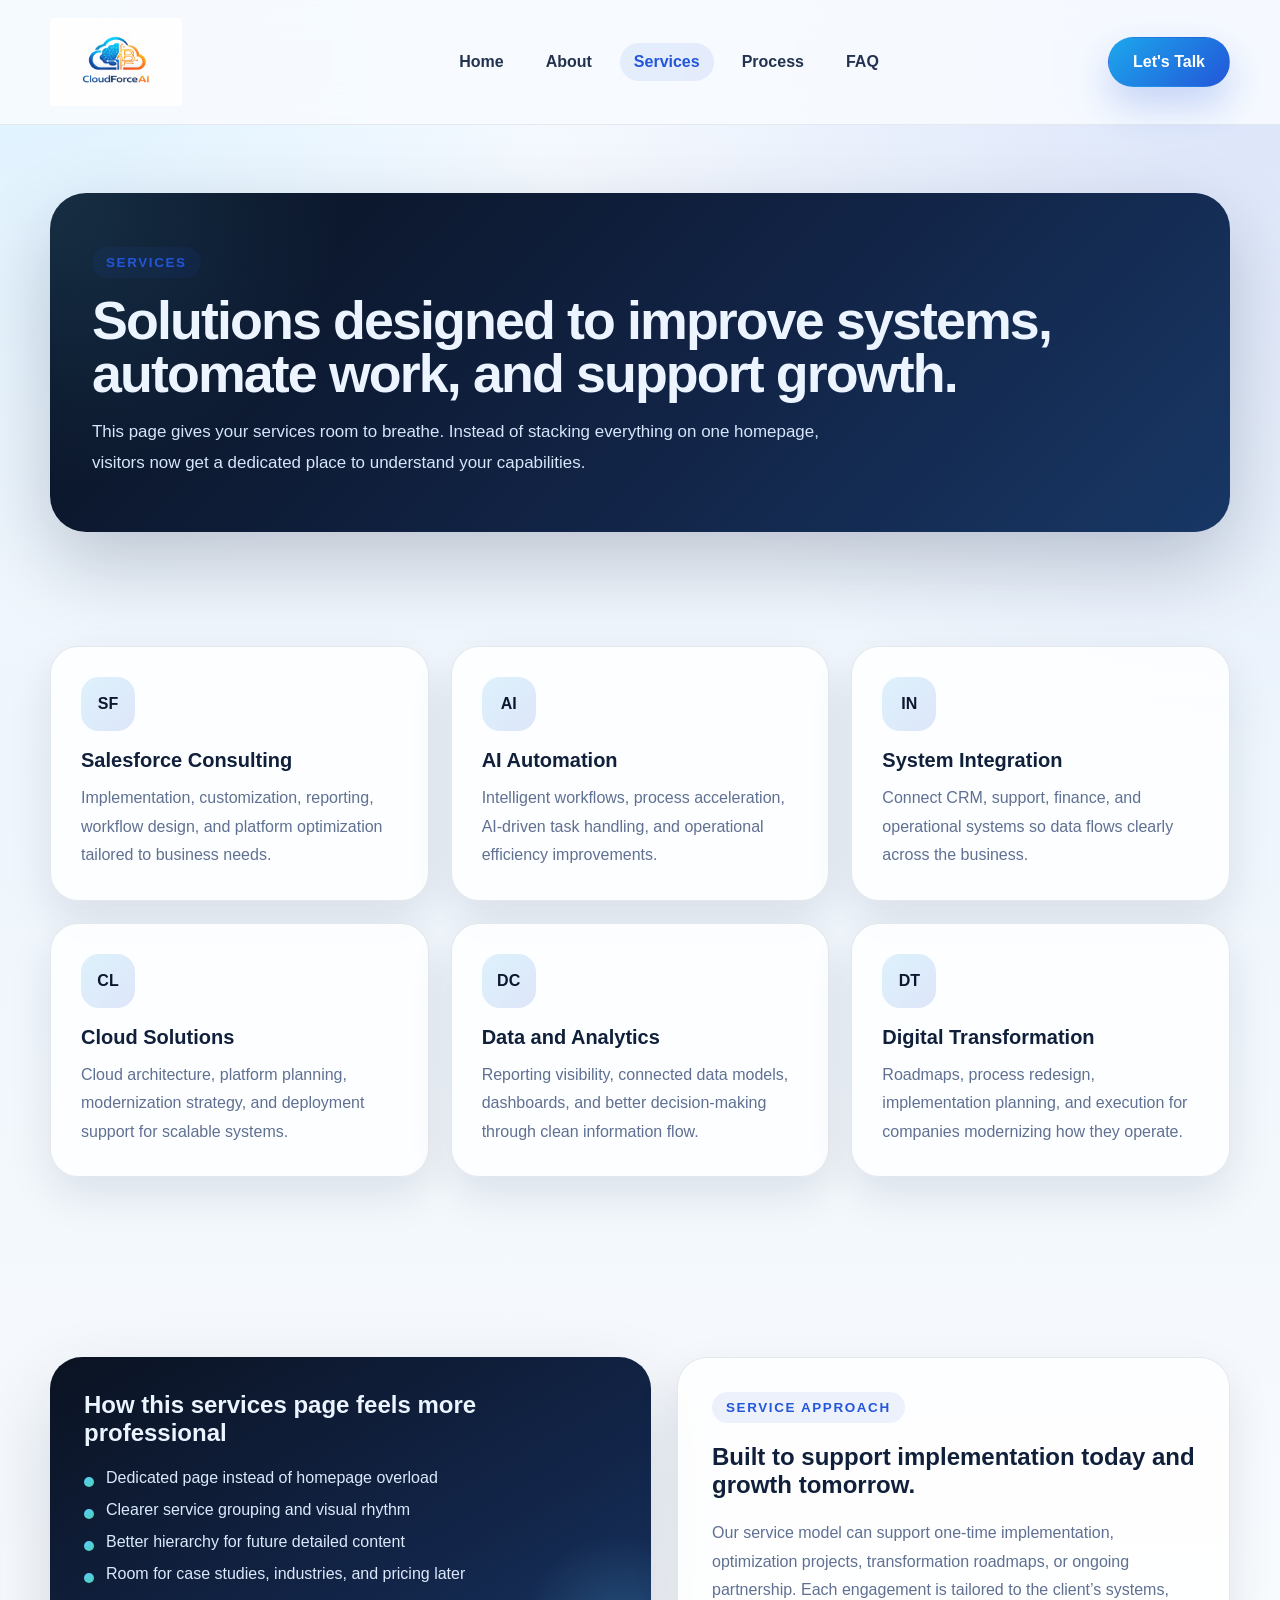
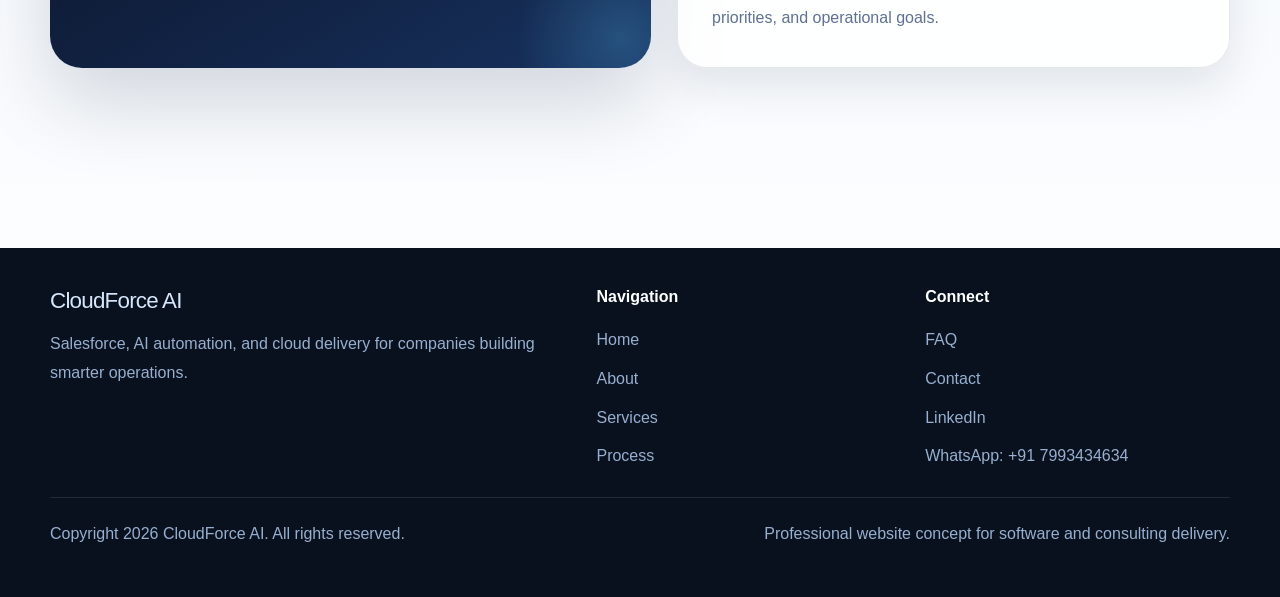
<file: services.html>
<!DOCTYPE html>
<html lang="en">
<head>
<meta charset="utf-8">
<meta name="viewport" content="width=device-width, initial-scale=1">
<title>Services | CloudForce AI Salesforce, AI and Cloud Solutions</title>
<meta name="description" content="Explore CloudForce AI services including Salesforce consulting, AI automation, system integration, cloud solutions, analytics, and digital transformation.">
<meta name="robots" content="index, follow">
<link rel="canonical" href="https://cloudforceai.in/services.html">
<link rel="icon" type="image/png" href="https://cloudforceai.in/images/logo.png">
<meta property="og:type" content="website">
<meta property="og:title" content="Services | CloudForce AI Salesforce, AI and Cloud Solutions">
<meta property="og:description" content="Explore CloudForce AI services including Salesforce consulting, AI automation, system integration, cloud solutions, analytics, and digital transformation.">
<meta property="og:url" content="https://cloudforceai.in/services.html">
<meta property="og:site_name" content="CloudForce AI">
<meta property="og:image" content="https://cloudforceai.in/images/logo.png">
<meta name="twitter:card" content="summary_large_image">
<meta name="twitter:title" content="Services | CloudForce AI Salesforce, AI and Cloud Solutions">
<meta name="twitter:description" content="Explore CloudForce AI services including Salesforce consulting, AI automation, system integration, cloud solutions, analytics, and digital transformation.">
<meta name="twitter:image" content="https://cloudforceai.in/images/logo.png">
<link rel="stylesheet" href="site.css">
</head>
<body>
  <header class="site-header">
    <div class="container nav-shell">
      <a class="brand-lockup" href="index.html">
        <img src="./images/logo.png" alt="CloudForce AI logo">
      </a>
      <button class="nav-toggle" type="button" aria-expanded="false" aria-controls="primary-nav">☰</button>
      <nav class="nav-menu" id="primary-nav" aria-label="Primary">
        <a href="index.html">Home</a>
        <a href="about.html">About</a>
        <a href="services.html" aria-current="page">Services</a>
        <a href="process.html">Process</a>
        <a href="faq.html">FAQ</a>
      </nav>
      <a href="faq.html#contact" class="btn btn-primary nav-cta">Let's Talk</a>
    </div>
  </header>

  <main>
    <section class="page-banner">
      <div class="container page-banner-shell reveal">
        <div class="section-label">Services</div>
        <h1>Solutions designed to improve systems, automate work, and support growth.</h1>
        <p>
          This page gives your services room to breathe. Instead of stacking everything on one homepage, visitors now
          get a dedicated place to understand your capabilities.
        </p>
      </div>
    </section>

    <section>
      <div class="container">
        <div class="grid-3">
          <article class="card reveal">
            <div class="icon-badge">SF</div>
            <h3>Salesforce Consulting</h3>
            <p>Implementation, customization, reporting, workflow design, and platform optimization tailored to business needs.</p>
          </article>
          <article class="card reveal">
            <div class="icon-badge">AI</div>
            <h3>AI Automation</h3>
            <p>Intelligent workflows, process acceleration, AI-driven task handling, and operational efficiency improvements.</p>
          </article>
          <article class="card reveal">
            <div class="icon-badge">IN</div>
            <h3>System Integration</h3>
            <p>Connect CRM, support, finance, and operational systems so data flows clearly across the business.</p>
          </article>
          <article class="card reveal">
            <div class="icon-badge">CL</div>
            <h3>Cloud Solutions</h3>
            <p>Cloud architecture, platform planning, modernization strategy, and deployment support for scalable systems.</p>
          </article>
          <article class="card reveal">
            <div class="icon-badge">DC</div>
            <h3>Data and Analytics</h3>
            <p>Reporting visibility, connected data models, dashboards, and better decision-making through clean information flow.</p>
          </article>
          <article class="card reveal">
            <div class="icon-badge">DT</div>
            <h3>Digital Transformation</h3>
            <p>Roadmaps, process redesign, implementation planning, and execution for companies modernizing how they operate.</p>
          </article>
        </div>
      </div>
    </section>

    <section>
      <div class="container split-layout">
        <div class="feature-panel reveal">
          <h3>How this services page feels more professional</h3>
          <div class="bullet-list">
            <span>Dedicated page instead of homepage overload</span>
            <span>Clearer service grouping and visual rhythm</span>
            <span>Better hierarchy for future detailed content</span>
            <span>Room for case studies, industries, and pricing later</span>
          </div>
        </div>
        <div class="split-copy reveal">
          <div class="section-label">Service approach</div>
          <h2>Built to support implementation today and growth tomorrow.</h2>
          <p>
            Our service model can support one-time implementation, optimization projects, transformation roadmaps, or
            ongoing partnership. Each engagement is tailored to the client’s systems, priorities, and operational goals.
          </p>
        </div>
      </div>
    </section>
  </main>

  <footer>
    <div class="container">
      <div class="footer-grid">
        <div class="footer-copy">
          <div class="footer-brand">CloudForce AI</div>
          <p>Salesforce, AI automation, and cloud delivery for companies building smarter operations.</p>
        </div>
        <div class="footer-links">
          <strong>Navigation</strong>
          <a href="index.html">Home</a>
          <a href="about.html">About</a>
          <a href="services.html">Services</a>
          <a href="process.html">Process</a>
        </div>
        <div class="footer-links">
          <strong>Connect</strong>
          <a href="faq.html">FAQ</a>
          <a href="faq.html#contact">Contact</a>
          <a href="https://www.linkedin.com/company/cloudforceai-solutions-private-limited/about/?viewAsMember=true" target="_blank" rel="noopener noreferrer">LinkedIn</a>
          <a href="https://wa.me/917993434634" target="_blank" rel="noopener noreferrer">WhatsApp: +91 7993434634</a>
        </div>
      </div>
      <div class="footer-bottom">
        <div>Copyright 2026 CloudForce AI. All rights reserved.</div>
        <div>Professional website concept for software and consulting delivery.</div>
      </div>
    </div>
  </footer>

  <script src="site.js"></script>
</body>
</html>
</file>
<file: site.css>
:root {
  --ink-950: #09111f;
  --ink-900: #0d1730;
  --ink-800: #112243;
  --ink-700: #17325f;
  --sky-500: #1ca7ec;
  --sky-400: #61c9ff;
  --blue-500: #2356d8;
  --mint-400: #45d5b0;
  --amber-400: #ffb445;
  --orange-500: #ff8b38;
  --paper: #ffffff;
  --paper-soft: #f4f8fd;
  --paper-muted: #e9f0f8;
  --text-main: #10203b;
  --text-soft: #5f7092;
  --border-soft: rgba(16, 32, 59, 0.1);
  --shadow-lg: 0 35px 80px rgba(10, 25, 56, 0.16);
  --shadow-md: 0 18px 44px rgba(10, 25, 56, 0.1);
  --radius-xl: 34px;
  --radius-lg: 24px;
  --radius-md: 18px;
  --radius-sm: 14px;
  --content: 1180px;
}

* {
  box-sizing: border-box;
}

html {
  scroll-behavior: smooth;
}

body {
  margin: 0;
  font-family: Aptos, "Segoe UI", sans-serif;
  color: var(--text-main);
  background:
    radial-gradient(circle at 0 0, rgba(97, 201, 255, 0.18), transparent 24%),
    radial-gradient(circle at 100% 0, rgba(35, 86, 216, 0.14), transparent 30%),
    linear-gradient(180deg, #f8fbff 0%, #eef5fc 35%, #ffffff 100%);
}

body::before {
  content: "";
  position: fixed;
  inset: 0;
  background-image:
    linear-gradient(rgba(255, 255, 255, 0.02) 1px, transparent 1px),
    linear-gradient(90deg, rgba(255, 255, 255, 0.02) 1px, transparent 1px);
  background-size: 36px 36px;
  pointer-events: none;
  opacity: 0.45;
  z-index: -1;
}

img {
  display: block;
  max-width: 100%;
}

a {
  color: inherit;
  text-decoration: none;
}

button,
input,
textarea {
  font: inherit;
}

.container {
  width: min(var(--content), calc(100% - 40px));
  margin: 0 auto;
}

.site-header {
  position: sticky;
  top: 0;
  z-index: 1000;
  background: rgba(248, 251, 255, 0.9);
  border-bottom: 1px solid rgba(16, 32, 59, 0.08);
  backdrop-filter: blur(16px);
}

.nav-shell {
  display: grid;
  grid-template-columns: 180px 1fr auto;
  align-items: center;
  gap: 20px;
  padding: 18px 0;
}

.nav-toggle {
  display: none;
  width: 48px;
  height: 48px;
  border: 1px solid rgba(16, 32, 59, 0.12);
  border-radius: 14px;
  background: rgba(255, 255, 255, 0.92);
  color: var(--ink-900);
  cursor: pointer;
  font-size: 1.35rem;
  font-weight: 900;
}

.brand-lockup img {
  width: 132px;
  height: auto;
  display: block;
}

.hero-copy h1,
.section-intro h1,
.section-intro h2,
.page-banner h1,
.cta-panel h2,
.footer-brand {
  font-family: "Aptos Display", "Trebuchet MS", "Segoe UI", sans-serif;
  letter-spacing: -0.035em;
}

.nav-menu {
  display: flex;
  align-items: center;
  justify-content: center;
  gap: 14px;
  flex-wrap: wrap;
}

.nav-menu a {
  padding: 10px 14px;
  border-radius: 999px;
  font-weight: 700;
  color: #23324f;
  transition: background 0.25s ease, color 0.25s ease, transform 0.25s ease;
}

.nav-cta {
  justify-self: end;
}

.nav-menu a:hover,
.nav-menu a[aria-current="page"] {
  background: rgba(35, 86, 216, 0.09);
  color: var(--blue-500);
}

.btn {
  display: inline-flex;
  align-items: center;
  justify-content: center;
  gap: 10px;
  border-radius: 999px;
  border: 1px solid transparent;
  padding: 15px 24px;
  font-weight: 800;
  transition: transform 0.25s ease, box-shadow 0.25s ease, border-color 0.25s ease, background 0.25s ease;
}

.btn:hover {
  transform: translateY(-2px);
}

.btn-primary {
  color: #fff;
  background: linear-gradient(135deg, var(--sky-500) 0%, var(--blue-500) 100%);
  box-shadow: 0 18px 38px rgba(35, 86, 216, 0.24);
}

.btn-secondary {
  color: var(--text-main);
  background: rgba(255, 255, 255, 0.8);
  border-color: rgba(16, 32, 59, 0.12);
}

.btn-dark {
  color: #fff;
  background: var(--ink-900);
  box-shadow: 0 16px 32px rgba(13, 23, 48, 0.24);
}

.hero-shell {
  position: relative;
  width: min(calc(var(--content) + 120px), calc(100% - 20px));
  margin: 22px auto 0;
  padding: 0 20px 22px;
}

.hero-shell::before {
  content: "";
  position: absolute;
  inset: 22px 0 0;
  border-radius: 40px;
  background:
    radial-gradient(circle at top left, rgba(69, 213, 176, 0.18), transparent 22%),
    radial-gradient(circle at bottom right, rgba(97, 201, 255, 0.18), transparent 26%),
    linear-gradient(135deg, #08111f 0%, #102449 48%, #183765 100%);
  box-shadow: 0 38px 90px rgba(7, 17, 31, 0.3);
}

.hero-grid {
  position: relative;
  z-index: 1;
  display: grid;
  grid-template-columns: minmax(0, 1.03fr) minmax(360px, 0.97fr);
  gap: 34px;
  align-items: center;
  padding: 82px 34px 58px;
}

.eyebrow,
.section-label {
  display: inline-flex;
  align-items: center;
  gap: 10px;
  border-radius: 999px;
  padding: 8px 14px;
  font-size: 0.84rem;
  font-weight: 800;
  letter-spacing: 0.12em;
  text-transform: uppercase;
}

.eyebrow {
  color: #cae4ff;
  border: 1px solid rgba(255, 255, 255, 0.12);
  background: rgba(255, 255, 255, 0.06);
}

.hero-copy h1 {
  margin: 18px 0 0;
  color: #ecf4ff;
  font-size: clamp(3rem, 5.3vw, 5.5rem);
  line-height: 0.95;
}

.hero-copy h1 span {
  color: var(--sky-400);
}

.hero-copy p {
  margin: 22px 0 0;
  max-width: 640px;
  color: #d5e5fb;
  font-size: 1.08rem;
  line-height: 1.8;
}

.hero-actions {
  display: flex;
  flex-wrap: wrap;
  gap: 14px;
  margin-top: 28px;
}

.hero-trust {
  display: flex;
  flex-wrap: wrap;
  gap: 12px;
  margin-top: 30px;
}

.hero-trust span {
  padding: 10px 14px;
  border-radius: 999px;
  background: rgba(255, 255, 255, 0.08);
  color: #ecf4ff;
  font-size: 0.92rem;
}

.hero-visual {
  position: relative;
  min-height: 570px;
  overflow: hidden;
}

.visual-frame {
  position: absolute;
  border-radius: 30px;
  box-shadow: var(--shadow-lg);
}

.visual-main {
  inset: 32px 0 74px 54px;
  overflow: hidden;
  background:
    radial-gradient(circle at top left, rgba(97, 201, 255, 0.2), transparent 24%),
    linear-gradient(180deg, rgba(13, 23, 48, 0.96) 0%, rgba(9, 17, 31, 0.98) 100%);
  border: 1px solid rgba(255, 255, 255, 0.1);
}

.visual-grid {
  display: grid;
  grid-template-columns: 1.06fr 0.94fr;
  height: 100%;
}

.visual-panel-left,
.visual-panel-right {
  padding: 28px;
}

.mini-topbar {
  display: flex;
  align-items: center;
  justify-content: space-between;
  gap: 10px;
  margin-bottom: 18px;
  color: #cfe5ff;
}

.mini-dots {
  display: flex;
  gap: 8px;
}

.mini-dots span {
  width: 10px;
  height: 10px;
  border-radius: 50%;
  background: rgba(255, 255, 255, 0.2);
}

.signal-card {
  padding: 22px;
  border-radius: 24px;
  background: linear-gradient(135deg, rgba(35, 86, 216, 0.2), rgba(97, 201, 255, 0.12));
  border: 1px solid rgba(255, 255, 255, 0.08);
}

.signal-card h3 {
  margin: 0;
  color: #fff;
  font-size: 1.55rem;
}

.signal-card p {
  margin: 12px 0 0;
  color: #cfe1fb;
  line-height: 1.7;
}

.bars {
  display: grid;
  gap: 14px;
  margin-top: 26px;
}

.bar-row {
  display: grid;
  gap: 10px;
}

.bar-row span {
  color: #b7cae7;
  font-size: 0.92rem;
}

.bar-track {
  height: 10px;
  border-radius: 999px;
  background: rgba(255, 255, 255, 0.08);
  overflow: hidden;
}

.bar-track i {
  display: block;
  height: 100%;
  border-radius: inherit;
  background: linear-gradient(90deg, var(--sky-500), var(--mint-400));
}

.bar-track i.w-78 {
  width: 78%;
}

.bar-track i.w-66 {
  width: 66%;
}

.bar-track i.w-88 {
  width: 88%;
}

.metric-stack {
  display: grid;
  gap: 16px;
}

.metric-card {
  padding: 20px;
  border-radius: 24px;
  background: rgba(255, 255, 255, 0.06);
  border: 1px solid rgba(255, 255, 255, 0.07);
}

.metric-card strong {
  display: block;
  color: #fff;
  font-size: 2.2rem;
  line-height: 1;
}

.metric-card span {
  display: block;
  margin-top: 10px;
  color: #d2e3fa;
  line-height: 1.65;
}

.visual-float {
  position: absolute;
  padding: 16px 18px;
  border-radius: 22px;
  background: rgba(255, 255, 255, 0.96);
  box-shadow: 0 18px 40px rgba(10, 25, 56, 0.14);
  z-index: 2;
}

.float-top {
  top: 22px;
  right: 10px;
  width: 220px;
}

.float-bottom {
  left: 18px;
  bottom: 18px;
  width: 240px;
}

.visual-float strong {
  display: block;
  font-size: 1.22rem;
  color: var(--ink-900);
}

.visual-float span {
  display: block;
  margin-top: 8px;
  color: var(--text-soft);
  line-height: 1.5;
}

.trust-strip {
  position: relative;
  z-index: 1;
  display: flex;
  align-items: center;
  justify-content: space-between;
  gap: 20px;
  padding: 12px 34px 0;
  color: #d6e5fa;
}

.trust-strip p {
  margin: 0;
  text-transform: uppercase;
  letter-spacing: 0.12em;
  font-size: 0.8rem;
  font-weight: 800;
}

.trust-logos {
  display: flex;
  flex-wrap: wrap;
  gap: 12px;
}

.trust-logos span {
  border-radius: 999px;
  padding: 10px 14px;
  background: rgba(255, 255, 255, 0.08);
  font-size: 0.92rem;
}

main section {
  padding: 90px 0;
}

.page-banner {
  padding: 68px 0 24px;
}

.page-banner-shell {
  border-radius: 36px;
  padding: 54px 42px;
  background:
    radial-gradient(circle at top left, rgba(97, 201, 255, 0.16), transparent 24%),
    linear-gradient(135deg, #08111f 0%, #112243 52%, #183765 100%);
  color: #ebf4ff;
  box-shadow: 0 32px 80px rgba(10, 25, 56, 0.22);
}

.page-banner h1 {
  margin: 16px 0 0;
  font-size: clamp(2.5rem, 4.2vw, 4.6rem);
  line-height: 0.98;
}

.page-banner p {
  max-width: 760px;
  margin: 18px 0 0;
  color: #d6e6fb;
  line-height: 1.8;
  font-size: 1.06rem;
}

.section-intro {
  max-width: 760px;
  margin-bottom: 34px;
}

.section-label {
  background: rgba(35, 86, 216, 0.08);
  color: var(--blue-500);
}

.section-intro h1,
.section-intro h2 {
  margin: 16px 0 0;
  font-size: clamp(2rem, 3.4vw, 3.4rem);
  line-height: 1.04;
}

.section-intro p {
  margin: 16px 0 0;
  color: var(--text-soft);
  line-height: 1.8;
  font-size: 1.02rem;
}

.grid-2,
.grid-3,
.grid-4 {
  display: grid;
  gap: 22px;
}

.grid-2 {
  grid-template-columns: repeat(2, minmax(0, 1fr));
}

.grid-3 {
  grid-template-columns: repeat(3, minmax(0, 1fr));
}

.grid-4 {
  grid-template-columns: repeat(4, minmax(0, 1fr));
}

.card,
.glass-card,
.timeline-card,
.faq-item,
.contact-card,
.cta-panel {
  border-radius: 28px;
  border: 1px solid var(--border-soft);
  background: rgba(255, 255, 255, 0.84);
  box-shadow: var(--shadow-md);
}

.card,
.glass-card,
.timeline-card,
.contact-card {
  padding: 30px;
}

.card h3,
.glass-card h3,
.timeline-card h3,
.faq-item h3,
.contact-card h3 {
  margin: 18px 0 12px;
  font-size: 1.25rem;
}

.card p,
.glass-card p,
.timeline-card p,
.faq-item p,
.contact-card p,
.split-copy p {
  margin: 0;
  color: var(--text-soft);
  line-height: 1.78;
}

.icon-badge {
  width: 54px;
  height: 54px;
  display: inline-flex;
  align-items: center;
  justify-content: center;
  border-radius: 18px;
  background: linear-gradient(135deg, rgba(28, 167, 236, 0.14), rgba(35, 86, 216, 0.14));
  color: var(--ink-900);
  font-weight: 900;
}

.stats-band {
  margin-top: 28px;
}

.stat-pill {
  padding: 20px;
  border-radius: 24px;
  background: #fff;
  border: 1px solid var(--border-soft);
  box-shadow: var(--shadow-md);
}

.stat-pill strong {
  display: block;
  font-size: 2rem;
  color: var(--ink-900);
}

.stat-pill span {
  display: block;
  margin-top: 8px;
  color: var(--text-soft);
  line-height: 1.6;
}

.feature-panel {
  position: relative;
  overflow: hidden;
  padding: 34px;
  border-radius: 32px;
  background: linear-gradient(150deg, #0b1322 0%, #112243 55%, #17325f 100%);
  color: #ebf4ff;
  box-shadow: var(--shadow-lg);
}

.feature-panel::after {
  content: "";
  position: absolute;
  inset: auto -80px -80px auto;
  width: 220px;
  height: 220px;
  border-radius: 50%;
  background: radial-gradient(circle, rgba(97, 201, 255, 0.22), transparent 68%);
}

.feature-panel h3 {
  margin: 0;
  font-size: 1.5rem;
}

.feature-panel p {
  margin: 14px 0 0;
  color: #d6e6fb;
  line-height: 1.78;
}

.bullet-list {
  display: grid;
  gap: 14px;
  margin-top: 22px;
}

.bullet-list span {
  display: flex;
  align-items: flex-start;
  gap: 12px;
  color: #dce9fb;
}

.bullet-list span::before {
  content: "";
  width: 10px;
  height: 10px;
  margin-top: 8px;
  border-radius: 50%;
  background: linear-gradient(135deg, var(--sky-400), var(--mint-400));
  flex: 0 0 auto;
}

.timeline {
  position: relative;
  display: grid;
  gap: 22px;
}

.timeline::before {
  content: "";
  position: absolute;
  top: 10px;
  bottom: 10px;
  left: 22px;
  width: 2px;
  background: linear-gradient(180deg, var(--sky-500), rgba(35, 86, 216, 0.1));
}

.timeline-card {
  position: relative;
  padding-left: 74px;
}

.timeline-card::before {
  content: attr(data-step);
  position: absolute;
  top: 24px;
  left: 0;
  width: 46px;
  height: 46px;
  display: flex;
  align-items: center;
  justify-content: center;
  border-radius: 50%;
  background: linear-gradient(135deg, var(--sky-500), var(--blue-500));
  color: #fff;
  font-weight: 900;
  box-shadow: 0 12px 24px rgba(35, 86, 216, 0.24);
}

.faq-list {
  display: grid;
  gap: 16px;
}

.faq-item {
  overflow: hidden;
}

.faq-question {
  width: 100%;
  display: flex;
  align-items: center;
  justify-content: space-between;
  gap: 16px;
  padding: 24px 28px;
  border: 0;
  background: transparent;
  cursor: pointer;
  text-align: left;
  color: var(--text-main);
  font-weight: 800;
}

.faq-question span:last-child {
  flex: 0 0 auto;
  width: 34px;
  height: 34px;
  display: inline-flex;
  align-items: center;
  justify-content: center;
  border-radius: 50%;
  background: rgba(35, 86, 216, 0.08);
  color: var(--blue-500);
}

.faq-answer {
  max-height: 0;
  overflow: hidden;
  transition: max-height 0.3s ease;
}

.faq-answer-inner {
  padding: 0 28px 24px;
}

.faq-item.is-open .faq-answer {
  max-height: 260px;
}

.faq-item.is-open .faq-question span:last-child {
  transform: rotate(45deg);
}

.split-layout {
  display: grid;
  grid-template-columns: minmax(0, 1fr) minmax(300px, 0.92fr);
  gap: 26px;
  align-items: stretch;
}

.value-list {
  display: grid;
  gap: 18px;
  margin-top: 24px;
}

.value-row {
  display: grid;
  grid-template-columns: 64px minmax(0, 1fr);
  gap: 16px;
  align-items: start;
  padding: 18px;
  border-radius: 22px;
  background: rgba(255, 255, 255, 0.66);
  border: 1px solid var(--border-soft);
}

.value-row strong {
  display: block;
  color: var(--ink-900);
  font-size: 1.05rem;
}

.value-row span {
  display: block;
  margin-top: 6px;
  color: var(--text-soft);
  line-height: 1.7;
}

.split-copy {
  padding: 34px;
  border-radius: 30px;
  background: rgba(255, 255, 255, 0.82);
  border: 1px solid var(--border-soft);
  box-shadow: var(--shadow-md);
}

.cta-panel {
  display: grid;
  grid-template-columns: minmax(0, 1.2fr) minmax(260px, 0.8fr);
  gap: 24px;
  align-items: center;
  padding: 36px;
  background: linear-gradient(135deg, #0a1321 0%, #13284a 100%);
  color: #ebf4ff;
}

.cta-panel p {
  color: #d6e6fb;
}

.cta-actions {
  display: flex;
  flex-wrap: wrap;
  justify-content: flex-end;
  gap: 14px;
}

.contact-grid {
  display: grid;
  grid-template-columns: minmax(300px, 0.84fr) minmax(0, 1.16fr);
  gap: 24px;
}

.contact-list {
  display: grid;
  gap: 14px;
  margin-top: 20px;
}

.contact-row {
  border-radius: 20px;
  padding: 16px 18px;
  background: var(--paper-soft);
}

.contact-row strong {
  display: block;
  margin-bottom: 6px;
}

form {
  display: grid;
  gap: 16px;
}

.field-grid {
  display: grid;
  grid-template-columns: repeat(2, minmax(0, 1fr));
  gap: 16px;
}

label {
  display: block;
  margin-bottom: 8px;
  font-size: 0.92rem;
  font-weight: 700;
}

input,
textarea {
  width: 100%;
  padding: 14px 16px;
  border-radius: 16px;
  border: 1px solid rgba(16, 32, 59, 0.16);
  background: #fff;
  color: var(--text-main);
}

textarea {
  min-height: 160px;
  resize: vertical;
}

.submit-btn {
  width: fit-content;
  min-width: 180px;
  cursor: pointer;
}

.reveal {
  opacity: 0;
  transform: translateY(24px);
  transition: opacity 0.6s ease, transform 0.6s ease;
}

.reveal.is-visible {
  opacity: 1;
  transform: translateY(0);
}

footer {
  margin-top: 90px;
  background: #09111f;
  color: #d6e6fb;
  padding: 40px 0 48px;
}

.footer-grid {
  display: grid;
  grid-template-columns: minmax(0, 1.2fr) repeat(2, minmax(0, 0.7fr));
  gap: 24px;
}

.footer-brand {
  font-size: 1.4rem;
}

.footer-copy p,
.footer-links a,
.footer-bottom {
  color: #98afcf;
  line-height: 1.8;
}

.footer-links {
  display: grid;
  gap: 10px;
}

.footer-links strong {
  color: #fff;
  margin-bottom: 10px;
}

.footer-bottom {
  margin-top: 26px;
  padding-top: 22px;
  border-top: 1px solid rgba(152, 175, 207, 0.16);
  display: flex;
  justify-content: space-between;
  gap: 16px;
  flex-wrap: wrap;
}

@media (max-width: 1100px) {
  .nav-shell {
    grid-template-columns: 160px 1fr auto;
    gap: 16px;
  }

  .nav-menu {
    gap: 8px;
  }

  .nav-menu a {
    padding: 8px 12px;
    font-size: 0.95rem;
  }

  .hero-grid,
  .split-layout,
  .contact-grid,
  .cta-panel,
  .footer-grid {
    grid-template-columns: 1fr;
  }

  .grid-4 {
    grid-template-columns: repeat(2, minmax(0, 1fr));
  }

  .grid-3,
  .grid-2 {
    grid-template-columns: 1fr;
  }

  .cta-actions {
    justify-content: flex-start;
  }
}

@media (max-width: 820px) {
  .container {
    width: min(var(--content), calc(100% - 24px));
  }

  .nav-shell {
    grid-template-columns: 1fr auto;
    justify-items: stretch;
    gap: 12px;
  }

  .brand-lockup {
    align-self: center;
  }

  .nav-toggle {
    display: inline-flex;
    align-items: center;
    justify-content: center;
    justify-self: end;
  }

  .nav-menu {
    grid-column: 1 / -1;
    width: 100%;
    display: none;
    flex-direction: column;
    align-items: stretch;
    gap: 8px;
    padding: 12px 0 4px;
  }

  .nav-menu.is-open {
    display: flex;
  }

  .nav-menu a {
    text-align: center;
    padding: 14px 16px;
    background: rgba(255, 255, 255, 0.8);
    border: 1px solid rgba(16, 32, 59, 0.08);
  }

  .nav-cta {
    grid-column: 1 / -1;
    justify-self: stretch;
    width: 100%;
    display: none;
    margin-top: 4px;
  }

  .nav-cta.is-open {
    display: inline-flex;
  }

  .nav-cta.btn {
    width: 100%;
  }

  .hero-shell {
    width: calc(100% - 12px);
    padding: 0 6px 16px;
  }

  .hero-shell::before,
  .page-banner-shell {
    border-radius: 28px;
  }

  .hero-grid,
  .page-banner-shell,
  .feature-panel,
  .split-copy,
  .card,
  .glass-card,
  .timeline-card,
  .contact-card,
  .cta-panel {
    padding: 24px;
  }

  .hero-grid {
    padding-top: 64px;
    gap: 24px;
  }

  .hero-visual {
    min-height: 470px;
  }

  .visual-main {
    inset: 24px 0 56px 18px;
  }

  .visual-float {
    display: none;
  }

  .trust-strip {
    flex-direction: column;
    align-items: flex-start;
    padding: 0 24px;
  }

  .field-grid,
  .grid-4 {
    grid-template-columns: 1fr;
  }

  main section {
    padding: 72px 0;
  }
}

@media (max-width: 640px) {
  .brand-lockup img {
    width: 112px;
  }

  .hero-copy h1 {
    font-size: clamp(2.45rem, 12vw, 3.8rem);
    line-height: 0.98;
  }

  .hero-copy p,
  .page-banner p,
  .section-intro p,
  .card p,
  .contact-card p,
  .split-copy p {
    font-size: 0.98rem;
    line-height: 1.72;
  }

  .hero-actions,
  .cta-actions {
    flex-direction: column;
    align-items: stretch;
  }

  .hero-actions .btn,
  .cta-actions .btn,
  .submit-btn {
    width: 100%;
  }

  .hero-trust {
    gap: 10px;
  }

  .hero-trust span,
  .trust-logos span {
    width: 100%;
    text-align: center;
  }

  .visual-main {
    inset: 12px 0 24px 0;
  }

  .visual-grid {
    grid-template-columns: 1fr;
  }

  .visual-panel-left,
  .visual-panel-right {
    padding: 20px;
  }

  .mini-topbar {
    font-size: 0.92rem;
  }

  .signal-card h3 {
    font-size: 1.3rem;
  }

  .metric-card strong {
    font-size: 1.9rem;
  }

  .page-banner {
    padding-top: 44px;
  }

  .page-banner-shell {
    padding: 32px 22px;
  }

  .page-banner h1,
  .section-intro h1,
  .section-intro h2 {
    font-size: clamp(1.9rem, 8vw, 2.8rem);
  }

  .faq-question {
    padding: 20px 22px;
    font-size: 0.98rem;
  }

  .faq-answer-inner {
    padding: 0 22px 22px;
  }

  .timeline-card {
    padding-left: 64px;
  }

  .timeline-card::before {
    top: 22px;
    width: 40px;
    height: 40px;
  }

  footer {
    margin-top: 64px;
  }
}

@media (max-width: 420px) {
  .container {
    width: calc(100% - 18px);
  }

  .hero-shell {
    width: calc(100% - 6px);
    padding: 0 3px 10px;
  }

  .hero-shell::before,
  .page-banner-shell,
  .card,
  .feature-panel,
  .split-copy,
  .contact-card,
  .cta-panel,
  .faq-item {
    border-radius: 22px;
  }

  .hero-grid,
  .page-banner-shell,
  .feature-panel,
  .split-copy,
  .card,
  .timeline-card,
  .contact-card,
  .cta-panel {
    padding: 20px;
  }

  .hero-copy h1 {
    font-size: 2.2rem;
  }

  .eyebrow,
  .section-label {
    font-size: 0.72rem;
    letter-spacing: 0.1em;
  }
}
</file>
